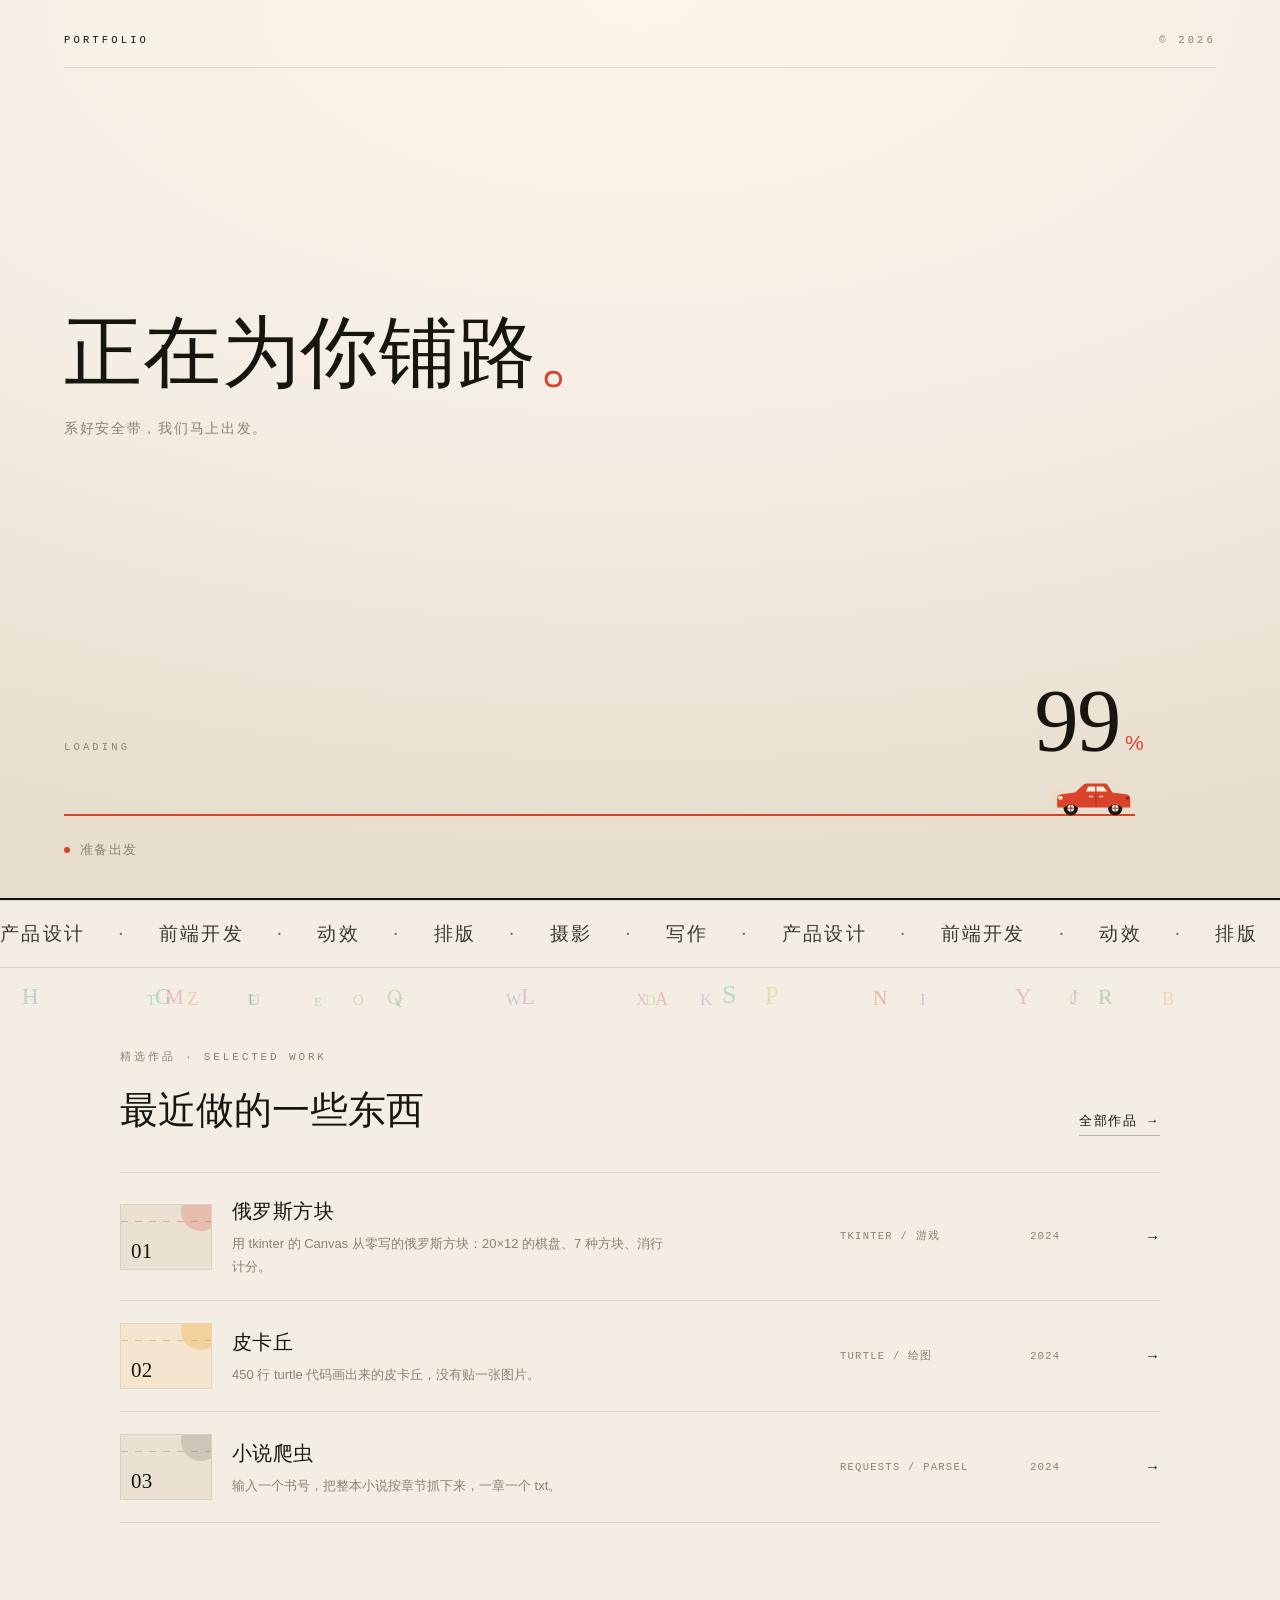
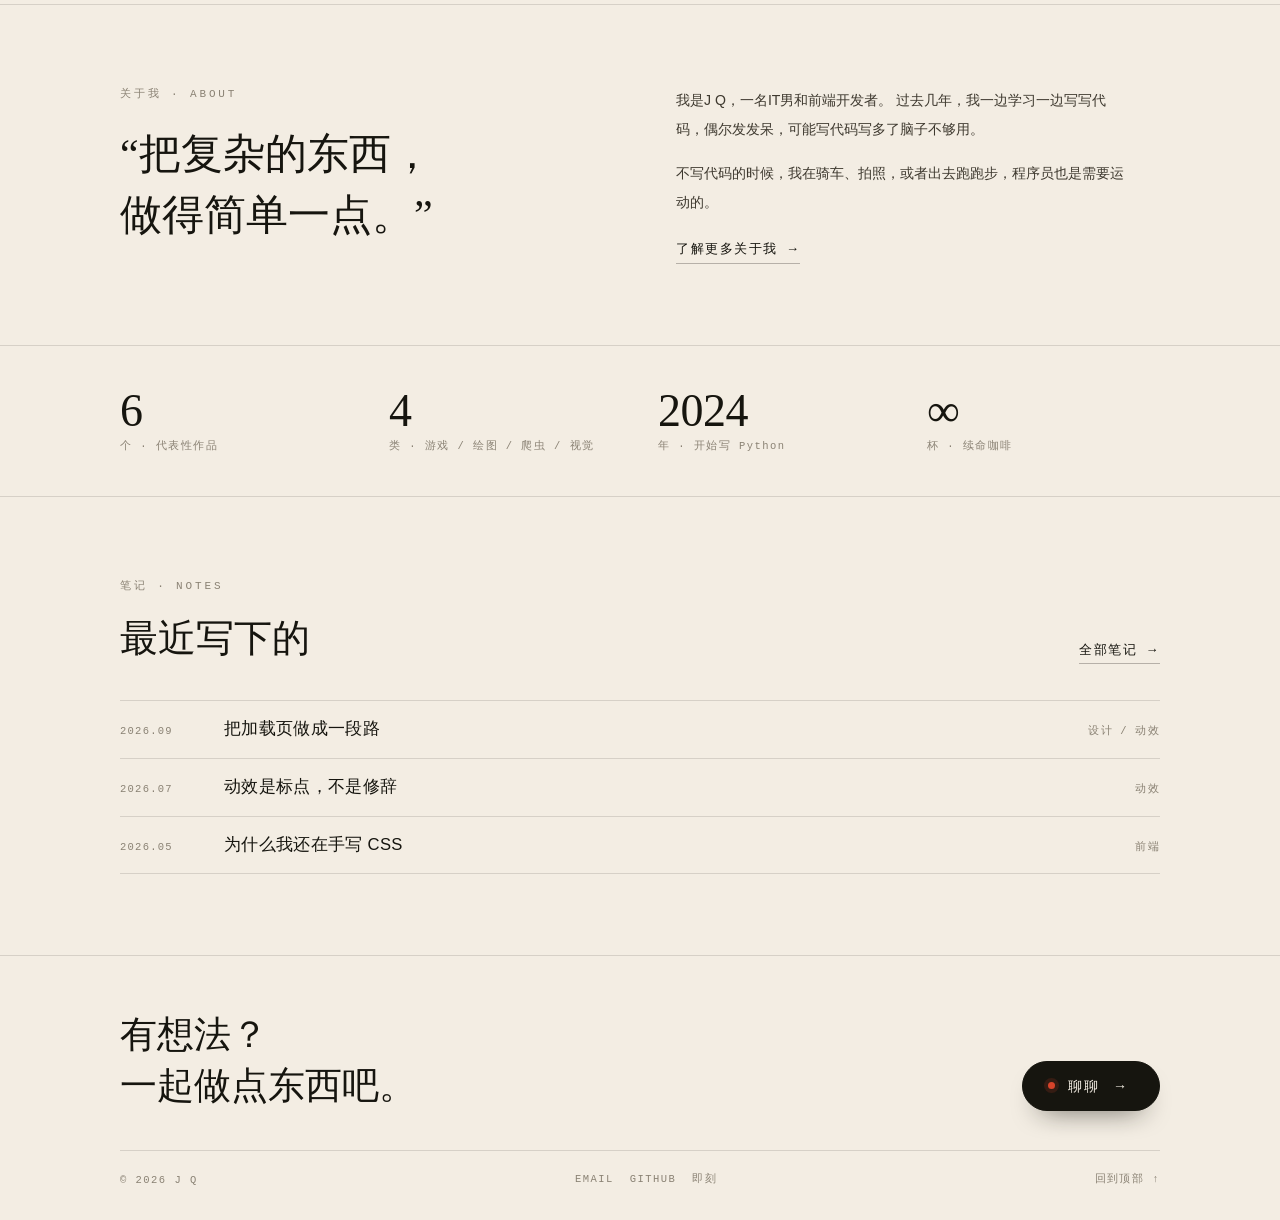
<file: index.html>
<!DOCTYPE html>
<html lang="zh-CN">
<head>
<meta charset="utf-8" />
<meta name="viewport" content="width=device-width, initial-scale=1" />
<meta name="color-scheme" content="light" />
<title>J Q · 个人网页</title>
<meta name="description" content="J Q 的个人主页 —— 设计、代码，与一点点会呼吸的动效。" />
<meta name="theme-color" content="#F3EDE3" />
<link rel="icon" href="data:image/svg+xml,%3Csvg xmlns='http://www.w3.org/2000/svg' viewBox='0 0 32 32'%3E%3Crect width='32' height='32' rx='16' fill='%23F3EDE3'/%3E%3Ccircle cx='16' cy='16' r='6' fill='%23D8432A'/%3E%3C/svg%3E" />
<link rel="stylesheet" href="css/style.css" />
<script>
  /* 主题：先看上次的选择，没有就跟系统走 */
  try {
    var savedTheme = localStorage.getItem('site-theme');
    if (!savedTheme) {
      savedTheme = window.matchMedia('(prefers-color-scheme: dark)').matches ? 'dark' : 'light';
    }
    document.documentElement.setAttribute('data-theme', savedTheme);
  } catch (e) {
    document.documentElement.setAttribute('data-theme', 'light');
  }

  /* 从别的页面点链接过来时，先让幕布覆盖屏幕，避免第一帧闪白 */
  try {
    if (/(?:^|[?&])via=veil(?:&|$)/.test(location.search)) {
      document.documentElement.classList.add('is-entering');
    }
  } catch (e) {}
</script>
</head>
<body id="top" class="is-loading">

<!-- =====================================================================
     过场幕布：点击链接时从右侧滑入，进入下一页后向左滑出
     ===================================================================== -->
<div class="veil" id="veil" aria-hidden="true">
  <div class="veil__road"></div>
  <div class="veil__car is-moving" data-car></div>
  <p class="veil__label" id="veilLabel">作品 · Work</p>
</div>

<!-- =====================================================================
     1. 加载页：进度条 = 一辆小车 + 百分比
     ===================================================================== -->
<div class="loader" id="loader">
  <div class="loader__inner">

    <header class="loader__top">
      <span class="tag">Portfolio</span>
      <span class="tag tag--dim">© 2026</span>
    </header>

    <div class="loader__head">
      <h1 class="loader__title">正在为你铺路<span class="dot">。</span></h1>
      <p class="loader__sub">系好安全带，我们马上出发。</p>
    </div>

    <div class="loader__bar">
      <div class="loader__meta">
        <span class="loader__label">Loading</span>
        <span class="loader__pct"><b id="loaderPct">0</b><i>%</i></span>
      </div>

      <div class="loader__track" id="loaderTrack" role="progressbar"
           aria-label="页面加载进度" aria-valuemin="0" aria-valuemax="100" aria-valuenow="0">
        <div class="loader__rail"></div>
        <div class="loader__fill"></div>
        <div class="loader__car is-moving" data-car aria-hidden="true"></div>
      </div>

      <p class="loader__tip" aria-hidden="true">
        <span class="loader__tip-dot"></span>
        <span id="loaderTip">正在检查车灯</span>
      </p>
    </div>

  </div>
</div>

<!-- =====================================================================
     2. 主视觉：小车在路上向左行驶，按钮在车正下方
     ===================================================================== -->
<main class="hero">

  <div class="hero__sun" aria-hidden="true"></div>

  <header class="topbar">
    <a class="brand" href="index.html">
      <span class="brand__mark" aria-hidden="true"></span>
      <span>J Q</span>
    </a>
    <div class="topbar__right">
      <nav class="nav" aria-label="主导航">
        <a class="nav__link" href="index.html" aria-current="page">主页</a>
        <a class="nav__link" href="about.html?via=veil" data-transition data-veil="关于我 · About">关于我</a>
        <a class="nav__link" href="works.html?via=veil" data-transition data-veil="作品 · Work">作品</a>
        <a class="nav__link" href="notes.html?via=veil" data-transition data-veil="笔记 · Notes">笔记</a>
        <a class="nav__link" href="contact.html?via=veil" data-transition data-veil="联系 · Contact">联系</a>
      </nav>
      <button class="theme-toggle" type="button" data-theme-toggle aria-label="切换到夜间模式">
        <svg class="theme-toggle__icon theme-toggle__icon--moon" viewBox="0 0 24 24" fill="none" stroke="currentColor" stroke-width="1.7" stroke-linecap="round" stroke-linejoin="round" aria-hidden="true" focusable="false"><path d="M20.5 14.2A8.6 8.6 0 1 1 9.8 3.5a7 7 0 0 0 10.7 10.7Z"/></svg>
        <svg class="theme-toggle__icon theme-toggle__icon--sun" viewBox="0 0 24 24" fill="none" stroke="currentColor" stroke-width="1.7" stroke-linecap="round" aria-hidden="true" focusable="false"><circle cx="12" cy="12" r="4"/><path d="M12 2.5v2M12 19.5v2M2.5 12h2M19.5 12h2M5.2 5.2l1.4 1.4M17.4 17.4l1.4 1.4M18.8 5.2l-1.4 1.4M6.6 17.4l-1.4 1.4"/></svg>
      </button>
    </div>
  </header>

  <div class="hero__copy">
    <p class="eyebrow" data-reveal style="--d:.04s">
      <span class="eyebrow__line" aria-hidden="true"></span>
      主页 · 2026
    </p>

    <h1 class="hero__title" data-reveal style="--d:.12s">
      <span class="hero__hi">你好，我是</span>
      <em class="hero__name" aria-label="J Q">
        <span class="wordmark" aria-hidden="true"><span class="wordmark__j">J</span><span class="wordmark__q">Q</span><span class="wordmark__dot">.</span></span>
      </em>
    </h1>

    <p class="hero__lede" data-reveal style="--d:.2s">
      一名IT男兼前端开发者。<br />
      喜欢干净的界面、会呼吸的动效，和一次就懂的交互。
    </p>
  </div>

  <div class="hero__scene">
    <div class="hero__stage">
      <div class="road" aria-hidden="true"></div>
      <div class="hero__car is-moving" data-car aria-hidden="true"></div>
    </div>

    <div class="hero__cta">
      <a class="cta" href="about.html?via=veil" data-transition data-veil="关于我 · About" data-reveal style="--d:.95s">
        <span class="cta__dot" aria-hidden="true"></span>
        <span class="cta__text">开始了解我吧！</span>
        <span class="cta__arrow" aria-hidden="true">→</span>
      </a>
    </div>
  </div>

  <div class="hero__scroll" aria-hidden="true"><span>↓</span>向下滚动</div>

</main>

<!-- =====================================================================
     3. 关键词 / 跑马灯
     ===================================================================== -->
<div class="marquee" aria-hidden="true">
  <div class="marquee__track">
    <span>产品设计</span><span class="marquee__dot">·</span>
    <span>前端开发</span><span class="marquee__dot">·</span>
    <span>动效</span><span class="marquee__dot">·</span>
    <span>排版</span><span class="marquee__dot">·</span>
    <span>摄影</span><span class="marquee__dot">·</span>
    <span>写作</span><span class="marquee__dot">·</span>
    <span>产品设计</span><span class="marquee__dot">·</span>
    <span>前端开发</span><span class="marquee__dot">·</span>
    <span>动效</span><span class="marquee__dot">·</span>
    <span>排版</span><span class="marquee__dot">·</span>
    <span>摄影</span><span class="marquee__dot">·</span>
    <span>写作</span><span class="marquee__dot">·</span>
  </div>
</div>

<!-- =====================================================================
     4. 精选作品
     ===================================================================== -->
<section class="band">
  <div class="wrap">

    <div class="band__head">
      <div>
        <p class="eyebrow">精选作品 · Selected Work</p>
        <h2 class="band__title">最近做的一些东西</h2>
      </div>
      <a class="more" href="works.html?via=veil" data-transition data-veil="作品 · Work">
        全部作品 <span aria-hidden="true">→</span>
      </a>
    </div>

        <div class="works">

      <a class="work-row" href="project.html?via=veil&amp;id=tetris" data-transition data-veil="项目 · Project">
        <span class="work-row__thumb thumb-a" aria-hidden="true">01</span>
        <span class="work-row__body">
          <span class="work-row__title">俄罗斯方块</span>
          <span class="work-row__desc">用 tkinter 的 Canvas 从零写的俄罗斯方块：20×12 的棋盘、7 种方块、消行计分。</span>
        </span>
        <span class="work-row__tags">tkinter / 游戏</span>
        <span class="work-row__year">2024</span>
        <span class="work-row__go" aria-hidden="true">
          <span class="work-row__arrow">→</span>
          <span class="work-row__car" data-car></span>
        </span>
      </a>

      <a class="work-row" href="project.html?via=veil&amp;id=pikachu" data-transition data-veil="项目 · Project">
        <span class="work-row__thumb thumb-b" aria-hidden="true">02</span>
        <span class="work-row__body">
          <span class="work-row__title">皮卡丘</span>
          <span class="work-row__desc">450 行 turtle 代码画出来的皮卡丘，没有贴一张图片。</span>
        </span>
        <span class="work-row__tags">turtle / 绘图</span>
        <span class="work-row__year">2024</span>
        <span class="work-row__go" aria-hidden="true">
          <span class="work-row__arrow">→</span>
          <span class="work-row__car" data-car></span>
        </span>
      </a>

      <a class="work-row" href="project.html?via=veil&amp;id=novel" data-transition data-veil="项目 · Project">
        <span class="work-row__thumb thumb-c" aria-hidden="true">03</span>
        <span class="work-row__body">
          <span class="work-row__title">小说爬虫</span>
          <span class="work-row__desc">输入一个书号，把整本小说按章节抓下来，一章一个 txt。</span>
        </span>
        <span class="work-row__tags">requests / parsel</span>
        <span class="work-row__year">2024</span>
        <span class="work-row__go" aria-hidden="true">
          <span class="work-row__arrow">→</span>
          <span class="work-row__car" data-car></span>
        </span>
      </a>
    </div>

  </div>
</section>

<!-- =====================================================================
     5. 简介
     ===================================================================== -->
<section class="band">
  <div class="wrap split">

    <div>
      <p class="eyebrow">关于我 · About</p>
      <h2 class="split__title">“把复杂的东西，<br />做得简单一点。”</h2>
    </div>

    <div class="split__body">
      <p>
        我是J Q，一名IT男和前端开发者。
        过去几年，我一边学习一边写写代码，偶尔发发呆，可能写代码写多了脑子不够用。
      </p>
      <p>
        不写代码的时候，我在骑车、拍照，或者出去跑跑步，程序员也是需要运动的。
      </p>
      <a class="more" href="about.html?via=veil" data-transition data-veil="关于我 · About">
        了解更多关于我 <span aria-hidden="true">→</span>
      </a>
    </div>

  </div>
</section>

<!-- =====================================================================
     6. 页脚
     ===================================================================== -->
<!-- =====================================================================
     6. 一些数字
     ===================================================================== -->
<section class="band band--stats">
  <div class="wrap">
    <div class="stats" data-reveal-scroll>
      <div class="stats__item"><b>6</b><span>个 · 代表性作品</span></div>
      <div class="stats__item"><b>4</b><span>类 · 游戏 / 绘图 / 爬虫 / 视觉</span></div>
      <div class="stats__item"><b>2024</b><span>年 · 开始写 Python</span></div>
      <div class="stats__item"><b>∞</b><span>杯 · 续命咖啡</span></div>
    </div>
  </div>
</section>

<!-- =====================================================================
     7. 最近的笔记
     ===================================================================== -->
<section class="band">
  <div class="wrap">
    <div class="band__head" data-reveal-scroll>
      <div>
        <p class="eyebrow">笔记 · Notes</p>
        <h2 class="band__title">最近写下的</h2>
      </div>
      <a class="more" href="notes.html?via=veil" data-transition data-veil="笔记 · Notes">
        全部笔记 <span aria-hidden="true">→</span>
      </a>
    </div>

    <div class="notes" data-reveal-scroll>
      <a class="note-row" href="notes.html?via=veil" data-transition data-veil="笔记 · Notes">
        <span class="note-row__date">2026.09</span>
        <span class="note-row__title">把加载页做成一段路</span>
        <span class="note-row__meta">设计 / 动效</span>
      </a>
      <a class="note-row" href="notes.html?via=veil" data-transition data-veil="笔记 · Notes">
        <span class="note-row__date">2026.07</span>
        <span class="note-row__title">动效是标点，不是修辞</span>
        <span class="note-row__meta">动效</span>
      </a>
      <a class="note-row" href="notes.html?via=veil" data-transition data-veil="笔记 · Notes">
        <span class="note-row__date">2026.05</span>
        <span class="note-row__title">为什么我还在手写 CSS</span>
        <span class="note-row__meta">前端</span>
      </a>
    </div>
  </div>
</section>

<!-- =====================================================================
     8. 页脚
     ===================================================================== --><footer class="site-foot">
  <div class="site-foot__inner">
    <div class="site-foot__cta">
      <p class="site-foot__title">有想法？<br />一起做点东西吧。</p>
      <a class="cta" href="contact.html?via=veil" data-transition data-veil="联系 · Contact">
        <span class="cta__dot" aria-hidden="true"></span>
        <span>聊聊</span>
        <span class="cta__arrow" aria-hidden="true">→</span>
      </a>
    </div>
    <div class="site-foot__meta">
      <span>© 2026 J Q</span>
      <div class="site-foot__links">
        <a href="mailto:hello@example.com">Email</a>
        <a href="#" aria-label="GitHub">GitHub</a>
        <a href="#" aria-label="即刻">即刻</a>
      </div>
      <a href="#top">回到顶部 ↑</a>
    </div>
  </div>
</footer>

<noscript>
  <style>
    .loader { display: none !important; }
    [data-reveal] { opacity: 1 !important; transform: none !important; }
    .hero__car { transform: none !important; }
    body.is-loading { overflow: auto !important; }
  </style>
</noscript>

<!-- 落下来的小信封：点一下直接写邮件 -->
<a class="envelope" href="mailto:hello@example.com" aria-label="写信给我" title="写信给我">
  <svg viewBox="0 0 24 24" fill="none" stroke="currentColor" stroke-width="1.6" stroke-linecap="round" stroke-linejoin="round" aria-hidden="true" focusable="false">
    <rect x="2.5" y="5" width="19" height="14" rx="2.6"/>
    <path d="M3.2 6.4 12 12.7l8.8-6.3"/>
  </svg>
</a>
<script src="js/car.js" defer></script>
<script src="js/app.js" defer></script>
<script src="js/letters.js" defer></script>
</body>
</html>
</file>
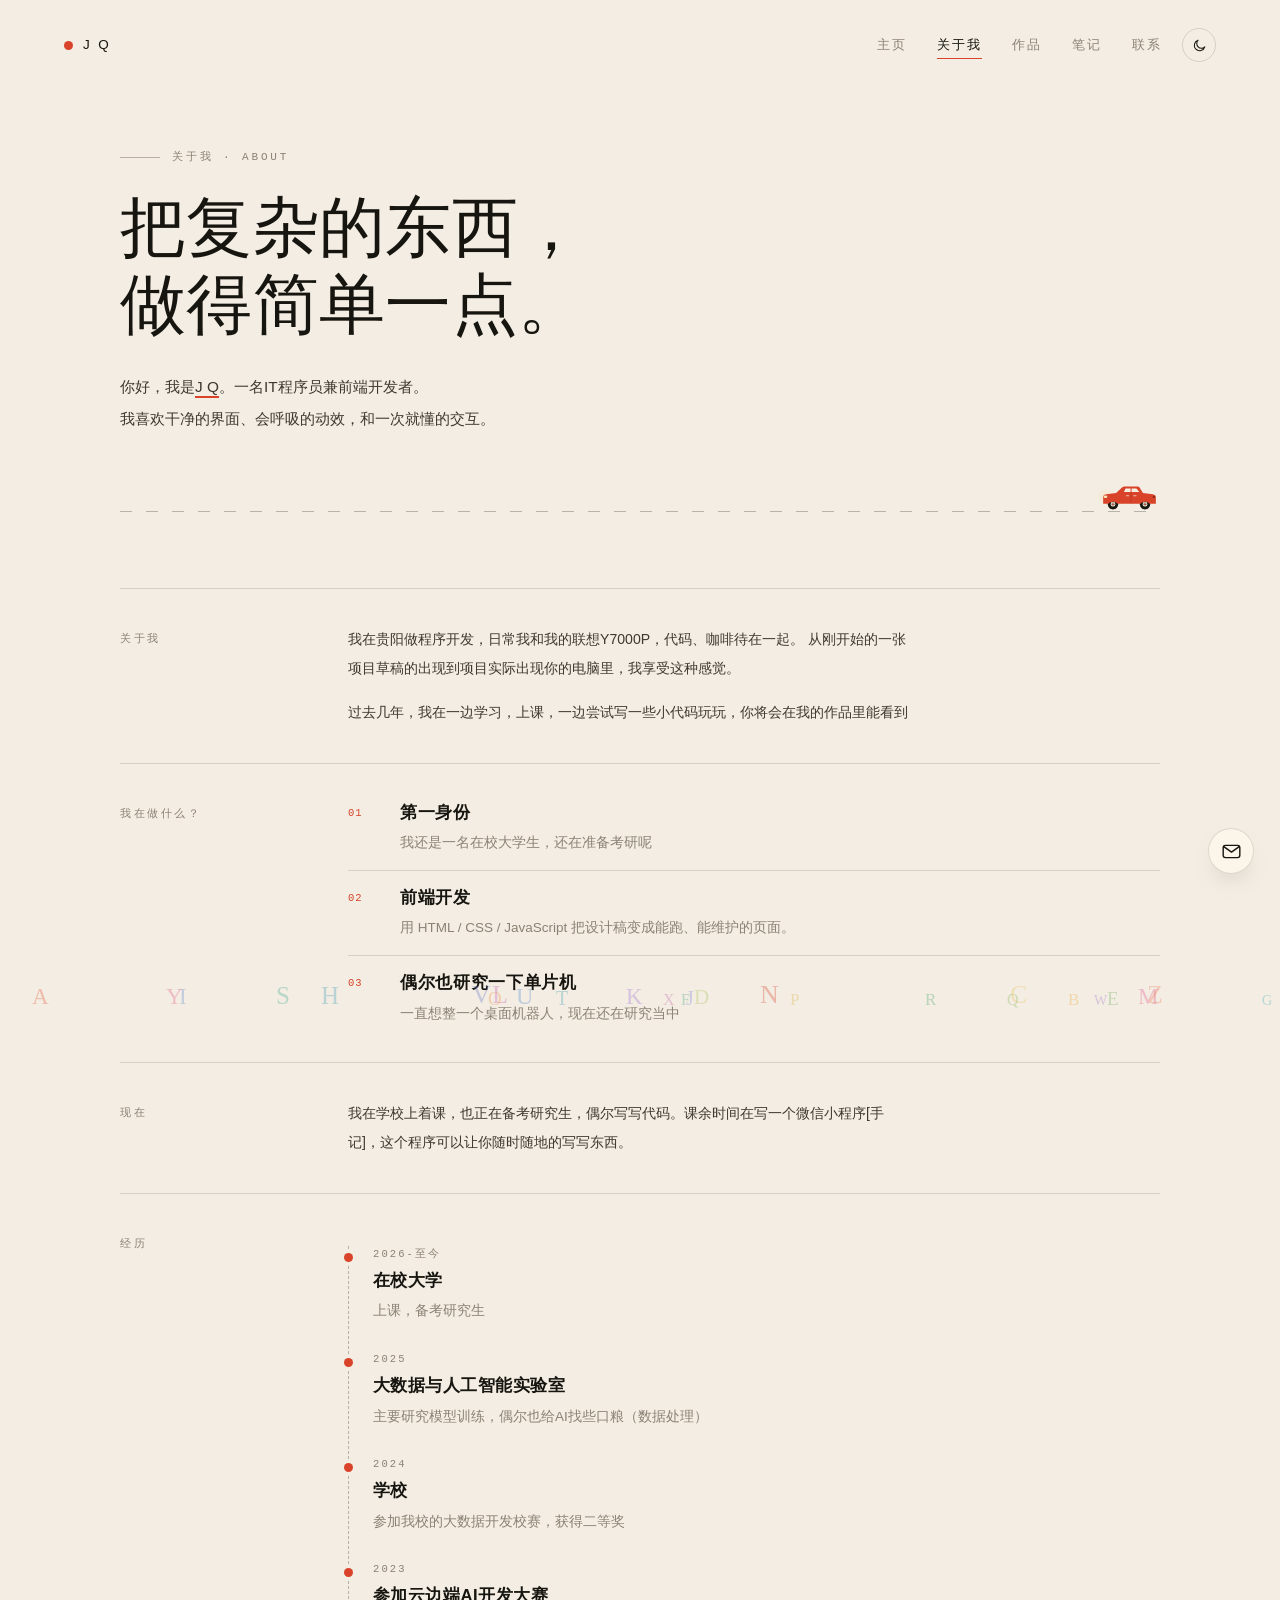
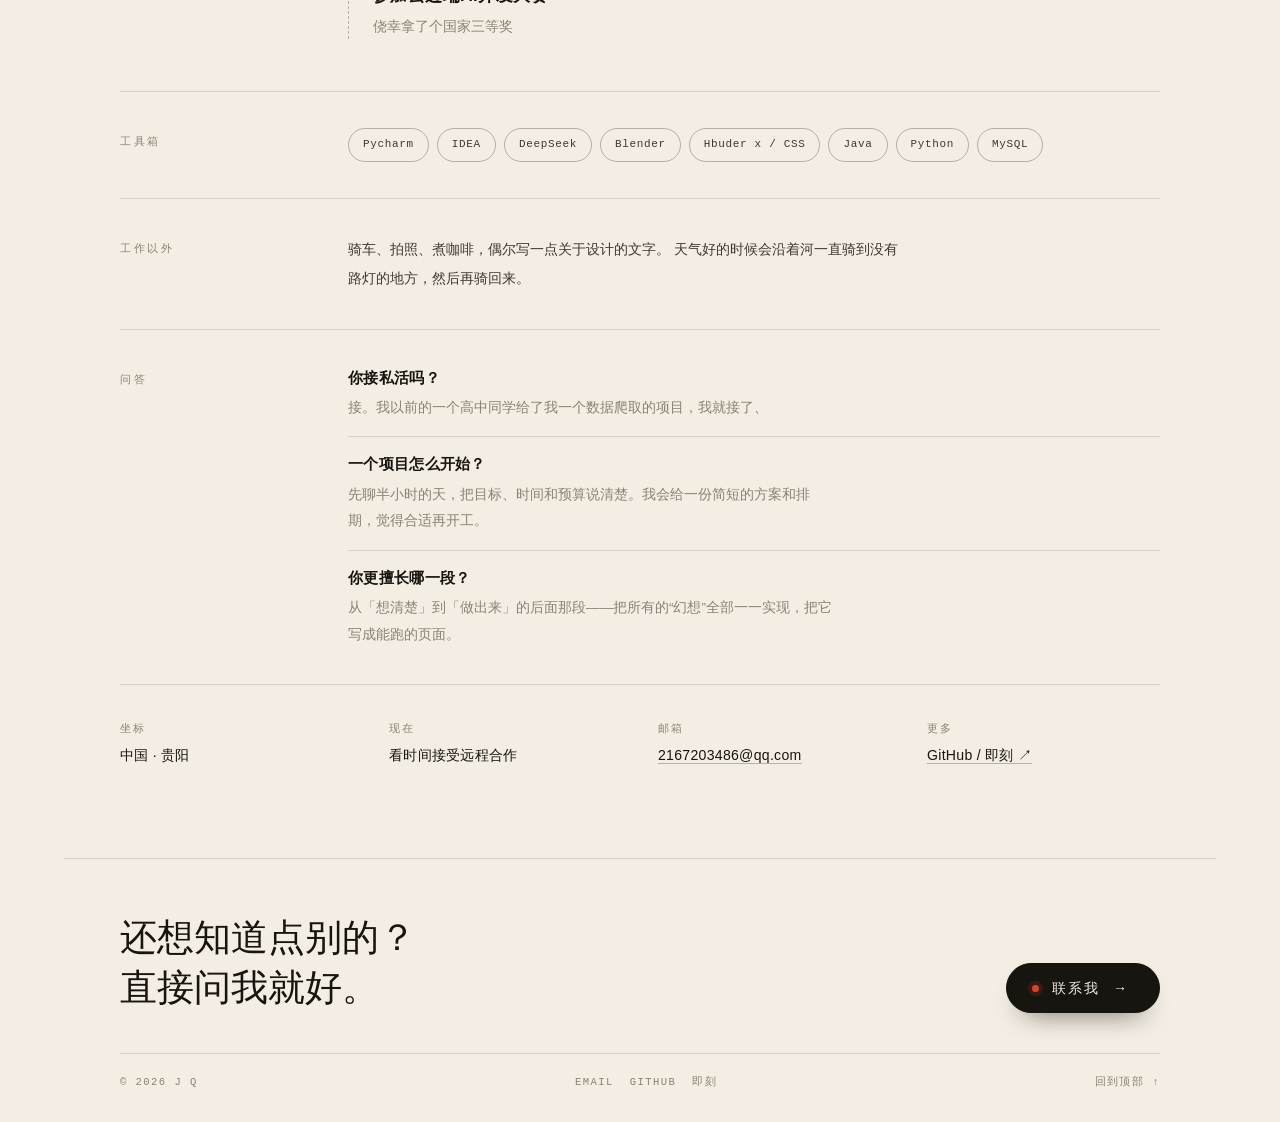
<file: about.html>
<!DOCTYPE html>
<html lang="zh-CN">
<head>
<meta charset="utf-8" />
<meta name="viewport" content="width=device-width, initial-scale=1" />
<meta name="color-scheme" content="light" />
<title>关于我 · J Q</title>
<meta name="description" content="关于 J Q：我在做什么、经历过什么，以及工作以外的事。" />
<meta name="theme-color" content="#F3EDE3" />
<link rel="icon" href="data:image/svg+xml,%3Csvg xmlns='http://www.w3.org/2000/svg' viewBox='0 0 32 32'%3E%3Crect width='32' height='32' rx='16' fill='%23F3EDE3'/%3E%3Ccircle cx='16' cy='16' r='6' fill='%23D8432A'/%3E%3C/svg%3E" />
<link rel="stylesheet" href="css/style.css" />
<script>
  /* 主题：先看上次的选择，没有就跟系统走 */
  try {
    var savedTheme = localStorage.getItem('site-theme');
    if (!savedTheme) {
      savedTheme = window.matchMedia('(prefers-color-scheme: dark)').matches ? 'dark' : 'light';
    }
    document.documentElement.setAttribute('data-theme', savedTheme);
  } catch (e) {
    document.documentElement.setAttribute('data-theme', 'light');
  }

  /* 从别的页面点链接过来时，先让幕布覆盖屏幕，避免第一帧闪白 */
  try {
    if (/(?:^|[?&])via=veil(?:&|$)/.test(location.search)) {
      document.documentElement.classList.add('is-entering');
    }
  } catch (e) {}
</script>
</head>
<body id="top">

<div class="veil" id="veil" aria-hidden="true">
  <div class="veil__road"></div>
  <div class="veil__car is-moving" data-car></div>
  <p class="veil__label" id="veilLabel">关于我 · About</p>
</div>

<div class="page">

  <header class="topbar">
    <a class="brand" href="index.html" data-transition data-veil="主页 · Home">
      <span class="brand__mark" aria-hidden="true"></span>
      <span>J Q</span>
    </a>
    <div class="topbar__right">
      <nav class="nav" aria-label="主导航">
        <a class="nav__link" href="index.html?via=veil" data-transition data-veil="主页 · Home">主页</a>
        <a class="nav__link" href="about.html" aria-current="page">关于我</a>
        <a class="nav__link" href="works.html?via=veil" data-transition data-veil="作品 · Work">作品</a>
        <a class="nav__link" href="notes.html?via=veil" data-transition data-veil="笔记 · Notes">笔记</a>
        <a class="nav__link" href="contact.html?via=veil" data-transition data-veil="联系 · Contact">联系</a>
      </nav>
      <button class="theme-toggle" type="button" data-theme-toggle aria-label="切换到夜间模式">
        <svg class="theme-toggle__icon theme-toggle__icon--moon" viewBox="0 0 24 24" fill="none" stroke="currentColor" stroke-width="1.7" stroke-linecap="round" stroke-linejoin="round" aria-hidden="true" focusable="false"><path d="M20.5 14.2A8.6 8.6 0 1 1 9.8 3.5a7 7 0 0 0 10.7 10.7Z"/></svg>
        <svg class="theme-toggle__icon theme-toggle__icon--sun" viewBox="0 0 24 24" fill="none" stroke="currentColor" stroke-width="1.7" stroke-linecap="round" aria-hidden="true" focusable="false"><circle cx="12" cy="12" r="4"/><path d="M12 2.5v2M12 19.5v2M2.5 12h2M19.5 12h2M5.2 5.2l1.4 1.4M17.4 17.4l1.4 1.4M18.8 5.2l-1.4 1.4M6.6 17.4l-1.4 1.4"/></svg>
      </button>
    </div>
  </header>

  <main class="wrap page-main">

    <p class="eyebrow">
      <span class="eyebrow__line" aria-hidden="true"></span>
      关于我 · About
    </p>

    <h1 class="page-title">把复杂的东西，<br />做得简单一点。</h1>

    <p class="page-lede">
      你好，我是<span class="mark">J Q</span>。一名IT程序员兼前端开发者。<br />
      我喜欢干净的界面、会呼吸的动效，和一次就懂的交互。
    </p>

    <div class="divider" aria-hidden="true">
      <div class="divider__line"></div>
      <div class="divider__car" data-car></div>
    </div>

    <!-- ✏️ 关于我：改成你自己的故事 -->
    <section class="section">
      <h2 class="section__label">关于我</h2>
      <div class="section__body">
        <p>
          我在贵阳做程序开发，日常我和我的联想Y7000P，代码、咖啡待在一起。
          从刚开始的一张项目草稿的出现到项目实际出现你的电脑里，我享受这种感觉。
        </p>
        <p>
          过去几年，我在一边学习，上课，一边尝试写一些小代码玩玩，你将会在我的作品里能看到
        </p>
      </div>
    </section>

    <!-- ✏️ 我在做什么：换成你真实的三个方向 -->
    <section class="section">
      <h2 class="section__label">我在做什么？</h2>
      <div class="section__body">
        <ul class="list">
          <li class="list__item">
            <span class="list__num">01</span>
            <div>
              <h3 class="list__title">第一身份</h3>
              <p class="list__desc">我还是一名在校大学生，还在准备考研呢</p>
            </div>
          </li>
          <li class="list__item">
            <span class="list__num">02</span>
            <div>
              <h3 class="list__title">前端开发</h3>
              <p class="list__desc">用 HTML / CSS / JavaScript 把设计稿变成能跑、能维护的页面。</p>
            </div>
          </li>
          <li class="list__item">
            <span class="list__num">03</span>
            <div>
              <h3 class="list__title">偶尔也研究一下单片机</h3>
              <p class="list__desc">一直想整一个桌面机器人，现在还在研究当中</p>
            </div>
          </li>
        </ul>
      </div>
    </section>

    <!-- ✏️ 现在：最近在忙什么 -->
    <section class="section">
      <h2 class="section__label">现在</h2>
      <div class="section__body">
        <p>
          我在学校上着课，也正在备考研究生，偶尔写写代码。课余时间在写一个微信小程序[手记]，这个程序可以让你随时随地的写写东西。
        </p>
      </div>
    </section>

    <!-- ✏️ 经历：换成你真实的年份与经历 -->
    <section class="section">
      <h2 class="section__label">经历</h2>
      <div class="section__body">
        <ol class="timeline">
          <li class="timeline__item">
            <span class="timeline__year">2026-至今</span>
            <h3 class="timeline__title">在校大学</h3>
            <p class="timeline__desc">上课，备考研究生</p>
          </li>
          <li class="timeline__item">
            <span class="timeline__year">2025</span>
            <h3 class="timeline__title">大数据与人工智能实验室</h3>
            <p class="timeline__desc">主要研究模型训练，偶尔也给AI找些口粮（数据处理）</p>
          </li>
          <li class="timeline__item">
            <span class="timeline__year">2024</span>
            <h3 class="timeline__title">学校</h3>
            <p class="timeline__desc">参加我校的大数据开发校赛，获得二等奖</p>
          </li>
          <li class="timeline__item">
            <span class="timeline__year">2023</span>
            <h3 class="timeline__title">参加云边端AI开发大赛</h3>
            <p class="timeline__desc">侥幸拿了个国家三等奖</p>
          </li>
        </ol>
      </div>
    </section>

    <!-- ✏️ 工具箱 -->
    <section class="section">
      <h2 class="section__label">工具箱</h2>
      <div class="section__body">
        <ul class="chips">
          <li>Pycharm</li>
          <li>IDEA</li>
          <li>DeepSeek</li>
          <li>Blender</li>
          <li>Hbuder x / CSS</li>
          <li>Java</li>
          <li>Python</li>
          <li>MySQL</li>
        </ul>
      </div>
    </section>

    <!-- ✏️ 工作以外 -->
    <section class="section">
      <h2 class="section__label">工作以外</h2>
      <div class="section__body">
        <p>
          骑车、拍照、煮咖啡，偶尔写一点关于设计的文字。
          天气好的时候会沿着河一直骑到没有路灯的地方，然后再骑回来。
        </p>
      </div>
    </section>

    <!-- ✏️ 问答：换成常被问到的问题 -->
    <section class="section">
      <h2 class="section__label">问答</h2>
      <div class="section__body">
        <dl class="qa">
          <div>
            <dt>你接私活吗？</dt>
            <dd>接。我以前的一个高中同学给了我一个数据爬取的项目，我就接了、</dd>
          </div>
          <div>
            <dt>一个项目怎么开始？</dt>
            <dd>先聊半小时的天，把目标、时间和预算说清楚。我会给一份简短的方案和排期，觉得合适再开工。</dd>
          </div>
          <div>
            <dt>你更擅长哪一段？</dt>
            <dd>从「想清楚」到「做出来」的后面那段——把所有的“幻想”全部一一实现，把它写成能跑的页面。</dd>
          </div>
        </dl>
      </div>
    </section>
    <!-- ✏️ 基本信息：换成你的城市、邮箱、社交账号 -->
    <section class="facts">
      <dl class="facts__grid">
        <div class="facts__item">
          <dt>坐标</dt>
          <dd>中国 · 贵阳</dd>
        </div>
        <div class="facts__item">
          <dt>现在</dt>
          <dd>看时间接受远程合作</dd>
        </div>
        <div class="facts__item">
          <dt>邮箱</dt>
          <dd><a href="mailto:2167203486@qq.com">2167203486@qq.com</a></dd>
        </div>
        <div class="facts__item">
          <dt>更多</dt>
          <dd><a href="#" aria-label="这个等一会加">GitHub / 即刻 ↗</a></dd>
        </div>
      </dl>
    </section>

  </main>

  <footer class="site-foot">
    <div class="site-foot__inner">
      <div class="site-foot__cta">
        <p class="site-foot__title">还想知道点别的？<br />直接问我就好。</p>
        <a class="cta" href="contact.html?via=veil" data-transition data-veil="联系 · Contact">
          <span class="cta__dot" aria-hidden="true"></span>
          <span>联系我</span>
          <span class="cta__arrow" aria-hidden="true">→</span>
        </a>
      </div>
      <div class="site-foot__meta">
        <span>© 2026 J Q</span>
        <div class="site-foot__links">
          <a href="mailto:2167203486@qq.com">Email</a>
          <a href="#" aria-label="GitHub">GitHub</a>
          <a href="#" aria-label="即刻">即刻</a>
        </div>
        <a href="#top">回到顶部 ↑</a>
      </div>
    </div>
  </footer>

</div>

<noscript>
  <style>
    html.is-entering .veil { display: none !important; }
  </style>
</noscript>

<!-- 落下来的小信封：点一下直接写邮件 -->
<a class="envelope" href="mailto:2167203486@qq.com" aria-label="写信给我" title="写信给我">
  <svg viewBox="0 0 24 24" fill="none" stroke="currentColor" stroke-width="1.6" stroke-linecap="round" stroke-linejoin="round" aria-hidden="true" focusable="false">
    <rect x="2.5" y="5" width="19" height="14" rx="2.6"/>
    <path d="M3.2 6.4 12 12.7l8.8-6.3"/>
  </svg>
</a>
<script src="js/car.js" defer></script>
<script src="js/app.js" defer></script>
<script src="js/letters.js" defer></script>
</body>
</html>
</file>
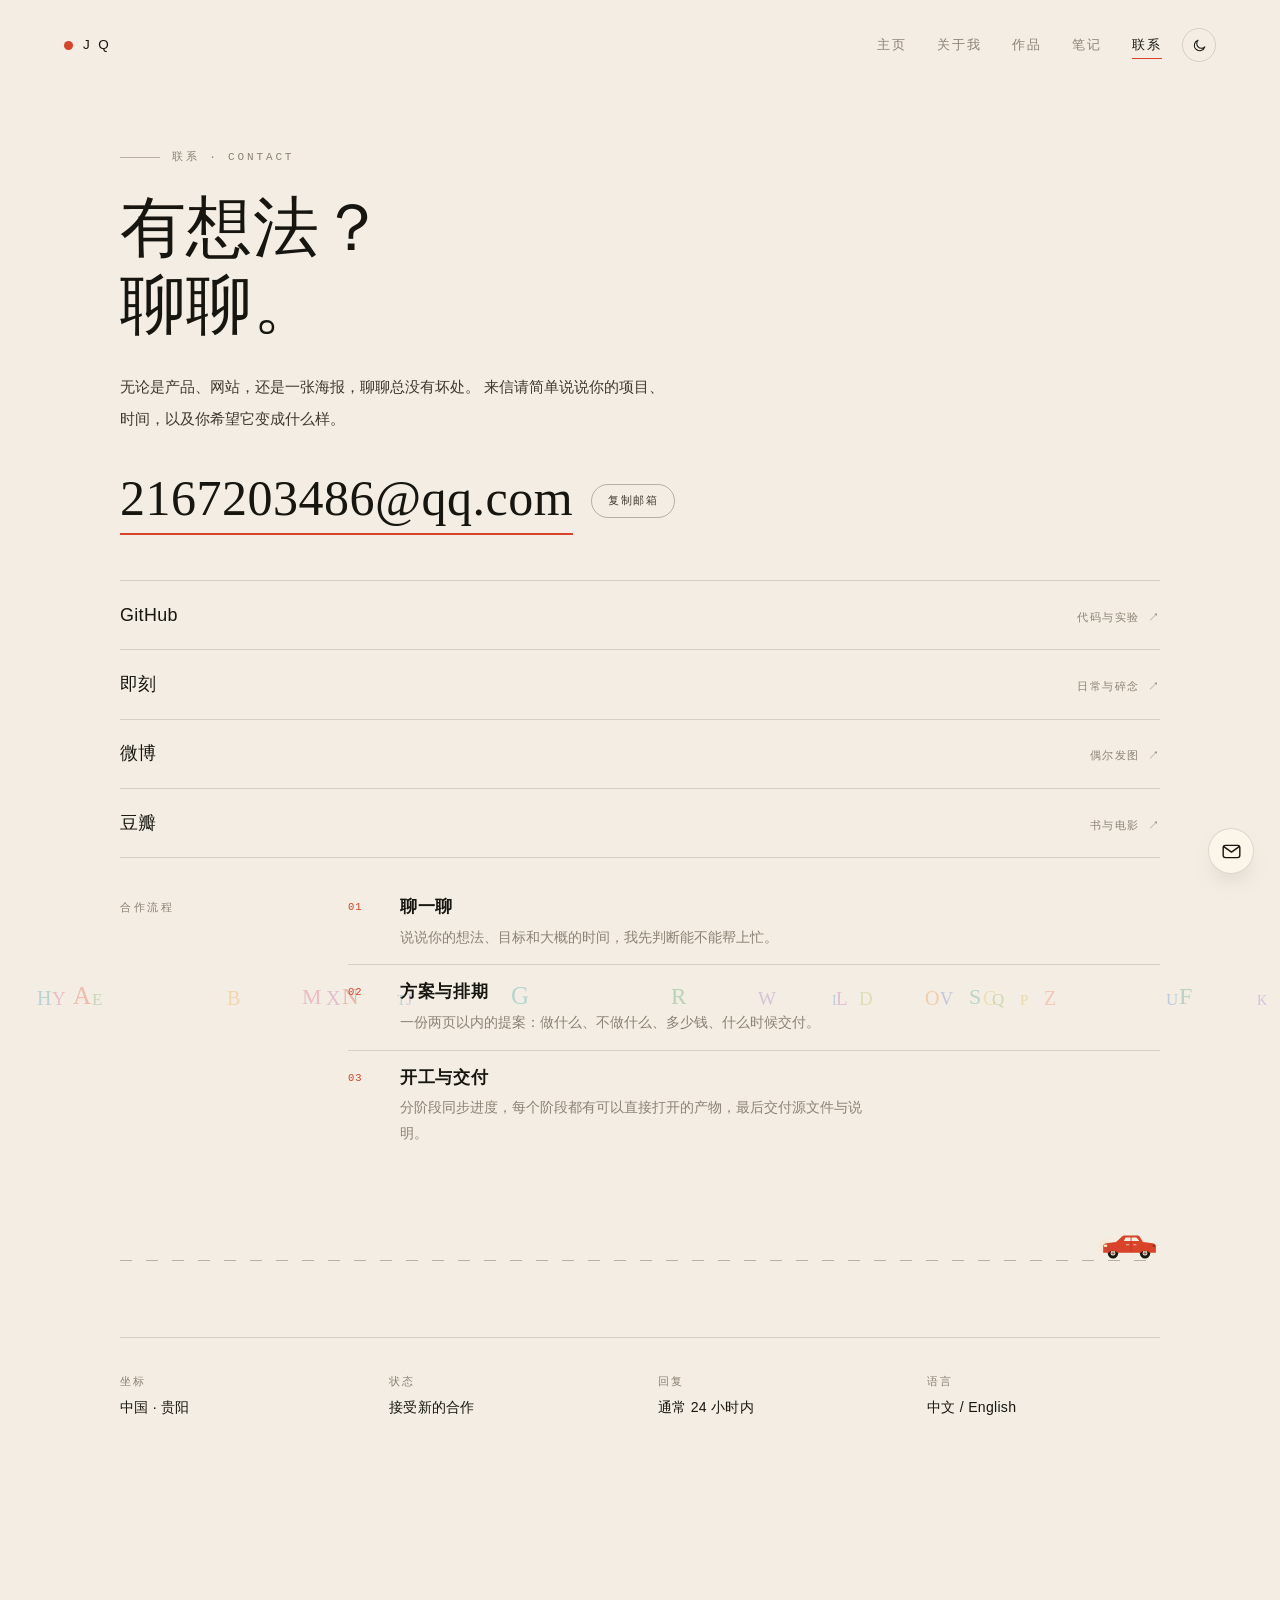
<file: contact.html>
<!DOCTYPE html>
<html lang="zh-CN">
<head>
<meta charset="utf-8" />
<meta name="viewport" content="width=device-width, initial-scale=1" />
<meta name="color-scheme" content="light" />
<title>联系 · J Q</title>
<meta name="description" content="联系 J Q：合作、项目与闲聊都欢迎。" />
<meta name="theme-color" content="#F3EDE3" />
<link rel="icon" href="data:image/svg+xml,%3Csvg xmlns='http://www.w3.org/2000/svg' viewBox='0 0 32 32'%3E%3Crect width='32' height='32' rx='16' fill='%23F3EDE3'/%3E%3Ccircle cx='16' cy='16' r='6' fill='%23D8432A'/%3E%3C/svg%3E" />
<link rel="stylesheet" href="css/style.css" />
<script>
  /* 主题：先看上次的选择，没有就跟系统走 */
  try {
    var savedTheme = localStorage.getItem('site-theme');
    if (!savedTheme) {
      savedTheme = window.matchMedia('(prefers-color-scheme: dark)').matches ? 'dark' : 'light';
    }
    document.documentElement.setAttribute('data-theme', savedTheme);
  } catch (e) {
    document.documentElement.setAttribute('data-theme', 'light');
  }

  /* 从别的页面点链接过来时，先让幕布覆盖屏幕，避免第一帧闪白 */
  try {
    if (/(?:^|[?&])via=veil(?:&|$)/.test(location.search)) {
      document.documentElement.classList.add('is-entering');
    }
  } catch (e) {}
</script>
</head>
<body id="top">

<div class="veil" id="veil" aria-hidden="true">
  <div class="veil__road"></div>
  <div class="veil__car is-moving" data-car></div>
  <p class="veil__label" id="veilLabel">联系 · Contact</p>
</div>

<div class="page">

  <header class="topbar">
    <a class="brand" href="index.html" data-transition data-veil="主页 · Home">
      <span class="brand__mark" aria-hidden="true"></span>
      <span>J Q</span>
    </a>
    <div class="topbar__right">
      <nav class="nav" aria-label="主导航">
        <a class="nav__link" href="index.html?via=veil" data-transition data-veil="主页 · Home">主页</a>
        <a class="nav__link" href="about.html?via=veil" data-transition data-veil="关于我 · About">关于我</a>
        <a class="nav__link" href="works.html?via=veil" data-transition data-veil="作品 · Work">作品</a>
        <a class="nav__link" href="notes.html?via=veil" data-transition data-veil="笔记 · Notes">笔记</a>
        <a class="nav__link" href="contact.html" aria-current="page">联系</a>
      </nav>
      <button class="theme-toggle" type="button" data-theme-toggle aria-label="切换到夜间模式">
        <svg class="theme-toggle__icon theme-toggle__icon--moon" viewBox="0 0 24 24" fill="none" stroke="currentColor" stroke-width="1.7" stroke-linecap="round" stroke-linejoin="round" aria-hidden="true" focusable="false"><path d="M20.5 14.2A8.6 8.6 0 1 1 9.8 3.5a7 7 0 0 0 10.7 10.7Z"/></svg>
        <svg class="theme-toggle__icon theme-toggle__icon--sun" viewBox="0 0 24 24" fill="none" stroke="currentColor" stroke-width="1.7" stroke-linecap="round" aria-hidden="true" focusable="false"><circle cx="12" cy="12" r="4"/><path d="M12 2.5v2M12 19.5v2M2.5 12h2M19.5 12h2M5.2 5.2l1.4 1.4M17.4 17.4l1.4 1.4M18.8 5.2l-1.4 1.4M6.6 17.4l-1.4 1.4"/></svg>
      </button>
    </div>
  </header>

  <main class="wrap page-main">

    <p class="eyebrow">
      <span class="eyebrow__line" aria-hidden="true"></span>
      联系 · Contact
    </p>

    <h1 class="page-title">有想法？<br />聊聊。</h1>

    <p class="page-lede">
      无论是产品、网站，还是一张海报，聊聊总没有坏处。
      来信请简单说说你的项目、时间，以及你希望它变成什么样。
    </p>

    <!-- ✏️ 换成你自己的邮箱（两处：文字 + data-copy） -->
    <div class="contact-mail">
      <a class="contact-mail__link" href="mailto:2167203486@qq.com" data-copy="2167203486@qq.com">2167203486@qq.com</a>
      <button class="copy-btn" type="button" data-copy-btn>
        <span data-copy-label>复制邮箱</span>
      </button>
    </div>

    <!-- ✏️ 换成你自己的社交链接 -->
    <nav class="links" aria-label="社交链接">
      <a href="#">
        <span class="links__name">GitHub</span>
        <span class="links__meta">代码与实验 ↗</span>
      </a>
      <a href="#">
        <span class="links__name">即刻</span>
        <span class="links__meta">日常与碎念 ↗</span>
      </a>
      <a href="#">
        <span class="links__name">微博</span>
        <span class="links__meta">偶尔发图 ↗</span>
      </a>
      <a href="#">
        <span class="links__name">豆瓣</span>
        <span class="links__meta">书与电影 ↗</span>
      </a>
    </nav>

    <!-- ✏️ 合作流程：按你的习惯改 -->
    <section class="section" style="border-top: 0;">
      <h2 class="section__label">合作流程</h2>
      <div class="section__body">
        <ul class="list">
          <li class="list__item">
            <span class="list__num">01</span>
            <div>
              <h3 class="list__title">聊一聊</h3>
              <p class="list__desc">说说你的想法、目标和大概的时间，我先判断能不能帮上忙。</p>
            </div>
          </li>
          <li class="list__item">
            <span class="list__num">02</span>
            <div>
              <h3 class="list__title">方案与排期</h3>
              <p class="list__desc">一份两页以内的提案：做什么、不做什么、多少钱、什么时候交付。</p>
            </div>
          </li>
          <li class="list__item">
            <span class="list__num">03</span>
            <div>
              <h3 class="list__title">开工与交付</h3>
              <p class="list__desc">分阶段同步进度，每个阶段都有可以直接打开的产物，最后交付源文件与说明。</p>
            </div>
          </li>
        </ul>
      </div>
    </section>
    <div class="divider" aria-hidden="true">
      <div class="divider__line"></div>
      <div class="divider__car" data-car></div>
    </div>

    <section class="facts">
      <dl class="facts__grid">
        <div class="facts__item">
          <dt>坐标</dt>
          <dd>中国 · 贵阳</dd>
        </div>
        <div class="facts__item">
          <dt>状态</dt>
          <dd>接受新的合作</dd>
        </div>
        <div class="facts__item">
          <dt>回复</dt>
          <dd>通常 24 小时内</dd>
        </div>
        <div class="facts__item">
          <dt>语言</dt>
          <dd>中文 / English</dd>
        </div>
      </dl>
    </section>

  </main>

  <footer class="site-foot">
    <div class="site-foot__inner">
      <div class="site-foot__meta">
        <span>© 2026 J Q</span>
        <div class="site-foot__links">
          <a href="mailto:hello@example.com">Email</a>
          <a href="#" aria-label="GitHub">GitHub</a>
          <a href="#" aria-label="即刻">即刻</a>
        </div>
        <a href="#top">回到顶部 ↑</a>
      </div>
    </div>
  </footer>

</div>

<noscript>
  <style>
    html.is-entering .veil { display: none !important; }
    [data-copy-btn] { display: none !important; }
  </style>
</noscript>

<!-- 落下来的小信封：点一下直接写邮件 -->
<a class="envelope" href="mailto:hello@example.com" aria-label="写信给我" title="写信给我">
  <svg viewBox="0 0 24 24" fill="none" stroke="currentColor" stroke-width="1.6" stroke-linecap="round" stroke-linejoin="round" aria-hidden="true" focusable="false">
    <rect x="2.5" y="5" width="19" height="14" rx="2.6"/>
    <path d="M3.2 6.4 12 12.7l8.8-6.3"/>
  </svg>
</a>
<script src="js/car.js" defer></script>
<script src="js/app.js" defer></script>
<script src="js/letters.js" defer></script>
</body>
</html>
</file>
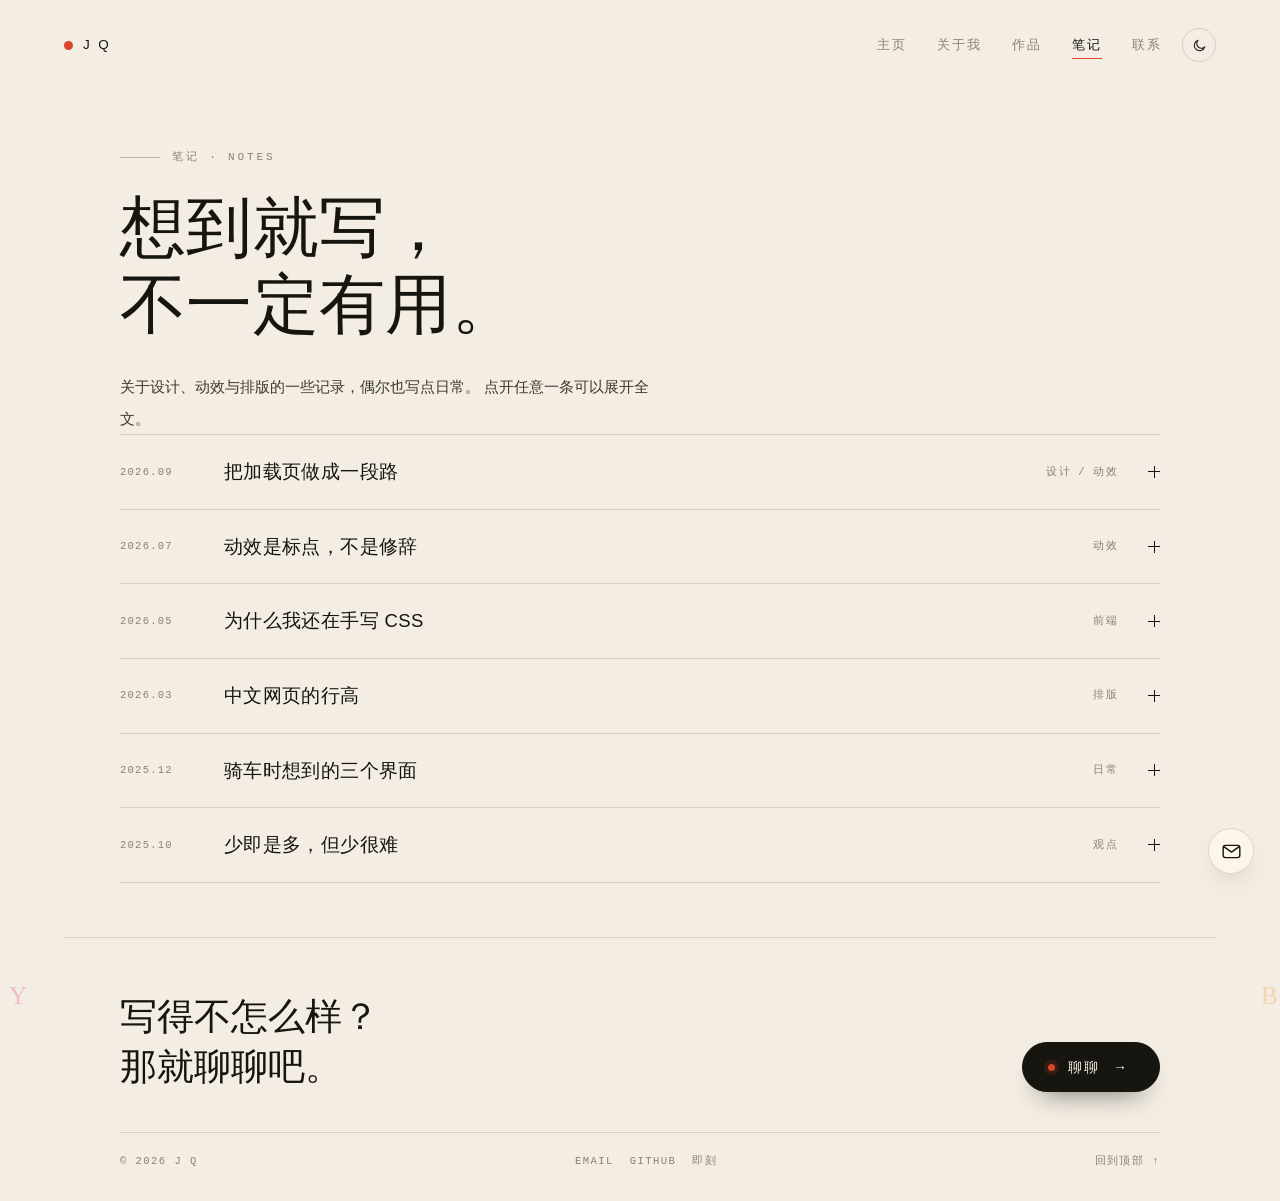
<file: notes.html>
<!DOCTYPE html>
<html lang="zh-CN">
<head>
<meta charset="utf-8" />
<meta name="viewport" content="width=device-width, initial-scale=1" />
<meta name="color-scheme" content="light" />
<title>笔记 · J Q</title>
<meta name="description" content="J Q 的笔记：关于设计、动效、排版和一些日常。" />
<meta name="theme-color" content="#F3EDE3" />
<link rel="icon" href="data:image/svg+xml,%3Csvg xmlns='http://www.w3.org/2000/svg' viewBox='0 0 32 32'%3E%3Crect width='32' height='32' rx='16' fill='%23F3EDE3'/%3E%3Ccircle cx='16' cy='16' r='6' fill='%23D8432A'/%3E%3C/svg%3E" />
<link rel="stylesheet" href="css/style.css" />
<script>
  /* 主题：先看上次的选择，没有就跟系统走 */
  try {
    var savedTheme = localStorage.getItem('site-theme');
    if (!savedTheme) {
      savedTheme = window.matchMedia('(prefers-color-scheme: dark)').matches ? 'dark' : 'light';
    }
    document.documentElement.setAttribute('data-theme', savedTheme);
  } catch (e) {
    document.documentElement.setAttribute('data-theme', 'light');
  }

  /* 从别的页面点链接过来时，先让幕布覆盖屏幕，避免第一帧闪白 */
  try {
    if (/(?:^|[?&])via=veil(?:&|$)/.test(location.search)) {
      document.documentElement.classList.add('is-entering');
    }
  } catch (e) {}
</script>
</head>
<body id="top">

<div class="veil" id="veil" aria-hidden="true">
  <div class="veil__road"></div>
  <div class="veil__car is-moving" data-car></div>
  <p class="veil__label" id="veilLabel">笔记 · Notes</p>
</div>

<div class="page">

  <header class="topbar">
    <a class="brand" href="index.html" data-transition data-veil="主页 · Home">
      <span class="brand__mark" aria-hidden="true"></span>
      <span>J Q</span>
    </a>
    <div class="topbar__right">
      <nav class="nav" aria-label="主导航">
        <a class="nav__link" href="index.html?via=veil" data-transition data-veil="主页 · Home">主页</a>
        <a class="nav__link" href="about.html?via=veil" data-transition data-veil="关于我 · About">关于我</a>
        <a class="nav__link" href="works.html?via=veil" data-transition data-veil="作品 · Work">作品</a>
        <a class="nav__link" href="notes.html" aria-current="page">笔记</a>
        <a class="nav__link" href="contact.html?via=veil" data-transition data-veil="联系 · Contact">联系</a>
      </nav>
      <button class="theme-toggle" type="button" data-theme-toggle aria-label="切换到夜间模式">
        <svg class="theme-toggle__icon theme-toggle__icon--moon" viewBox="0 0 24 24" fill="none" stroke="currentColor" stroke-width="1.7" stroke-linecap="round" stroke-linejoin="round" aria-hidden="true" focusable="false"><path d="M20.5 14.2A8.6 8.6 0 1 1 9.8 3.5a7 7 0 0 0 10.7 10.7Z"/></svg>
        <svg class="theme-toggle__icon theme-toggle__icon--sun" viewBox="0 0 24 24" fill="none" stroke="currentColor" stroke-width="1.7" stroke-linecap="round" aria-hidden="true" focusable="false"><circle cx="12" cy="12" r="4"/><path d="M12 2.5v2M12 19.5v2M2.5 12h2M19.5 12h2M5.2 5.2l1.4 1.4M17.4 17.4l1.4 1.4M18.8 5.2l-1.4 1.4M6.6 17.4l-1.4 1.4"/></svg>
      </button>
    </div>
  </header>

  <main class="wrap page-main">

    <p class="eyebrow">
      <span class="eyebrow__line" aria-hidden="true"></span>
      笔记 · Notes
    </p>

    <h1 class="page-title">想到就写，<br />不一定有用。</h1>

    <p class="page-lede">
      关于设计、动效与排版的一些记录，偶尔也写点日常。
      点开任意一条可以展开全文。
    </p>

    <!-- ✏️ 笔记：照着 <details> 的结构往下加就行 -->
    <div class="notes" data-reveal-scroll>

      <details class="note">
        <summary class="note__head">
          <span class="note__date">2026.09</span>
          <span class="note__title">把加载页做成一段路</span>
          <span class="note__meta">设计 / 动效</span>
          <span class="note__icon" aria-hidden="true"></span>
        </summary>
        <div class="note__body">
          <p>
            加载页最尴尬的地方在于：它在为「还没发生的事」占用你的时间。
            所以它要么足够短，要么足够好看。我选了后者，但给它加了一条底线——等资源真的就绪再收尾。
          </p>
          <p>
            小车沿着虚线往前走，百分比在右上角跳。轮子转、速度线往后飞、路面往反方向走，
            这三个动作方向一致，人才会觉得它真的在往前开。细节比动画本身更重要。
          </p>
        </div>
      </details>

      <details class="note">
        <summary class="note__head">
          <span class="note__date">2026.07</span>
          <span class="note__title">动效是标点，不是修辞</span>
          <span class="note__meta">动效</span>
          <span class="note__icon" aria-hidden="true"></span>
        </summary>
        <div class="note__body">
          <p>
            我常把动效当标点用：淡入是逗号，收起的抽屉是句号，
            那种「啪」一下弹出来的提示是感叹号。一句话里符号用太多，读者会烦。
          </p>
          <p>
            判断标准很简单：把动效全部关掉，界面还能不能用？
            如果能，说明它是标点；如果不能，那它大概是承重墙——这时候要重新想想结构。
          </p>
        </div>
      </details>

      <details class="note">
        <summary class="note__head">
          <span class="note__date">2026.05</span>
          <span class="note__title">为什么我还在手写 CSS</span>
          <span class="note__meta">前端</span>
          <span class="note__icon" aria-hidden="true"></span>
        </summary>
        <div class="note__body">
          <p>
            不是因为怀旧。是因为当我知道每一个像素从哪来，改起来才不心虚。
            框架解决的是「怎么快」，但个人项目里，思考的时间往往比打字的时间长。
          </p>
          <p>
            当然也有代价：命名要想、复用要克制、复杂组件写起来慢。
            我的折中是——布局和排版手写，组件库只用来兜底。
          </p>
        </div>
      </details>

      <details class="note">
        <summary class="note__head">
          <span class="note__date">2026.03</span>
          <span class="note__title">中文网页的行高</span>
          <span class="note__meta">排版</span>
          <span class="note__icon" aria-hidden="true"></span>
        </summary>
        <div class="note__body">
          <p>
            中文没有小写字母的上升部和下降部，同样字号下看起来比西文更「满」，
            行高需要更大一点，1.8 到 2.0 往往比 1.5 舒服。
          </p>
          <p>
            另一个坑是字距：标题加一点点 letterspacing 会舒展，正文加了反而散。
            中文的节奏靠断句和留白，不太靠字距。
          </p>
        </div>
      </details>

      <details class="note">
        <summary class="note__head">
          <span class="note__date">2025.12</span>
          <span class="note__title">骑车时想到的三个界面</span>
          <span class="note__meta">日常</span>
          <span class="note__icon" aria-hidden="true"></span>
        </summary>
        <div class="note__body">
          <p>
            红绿灯的倒计时：它从不告诉你「还要多久才能走」，只告诉你「还剩几秒」。
            信息很少，但足够行动。
          </p>
          <p>
            路口的盲道：它不阻止你走错，只是轻轻提醒一下。
            好的空状态大概也是这样——不拦人，只给方向。
          </p>
        </div>
      </details>

      <details class="note">
        <summary class="note__head">
          <span class="note__date">2025.10</span>
          <span class="note__title">少即是多，但少很难</span>
          <span class="note__meta">观点</span>
          <span class="note__icon" aria-hidden="true"></span>
        </summary>
        <div class="note__body">
          <p>
            删掉一个按钮只要一秒，想清楚为什么删掉它、删掉之后谁来承担这个功能，
            可能要一周。
          </p>
          <p>
            所以「极简」从来不是一种风格，而是一个结论。
            看起来空的地方，底下往往是密密麻麻的取舍。
          </p>
        </div>
      </details>

    </div>

  </main>

  <footer class="site-foot">
    <div class="site-foot__inner">
      <div class="site-foot__cta">
        <p class="site-foot__title">写得不怎么样？<br />那就聊聊吧。</p>
        <a class="cta" href="contact.html?via=veil" data-transition data-veil="联系 · Contact">
          <span class="cta__dot" aria-hidden="true"></span>
          <span>聊聊</span>
          <span class="cta__arrow" aria-hidden="true">→</span>
        </a>
      </div>
      <div class="site-foot__meta">
        <span>© 2026 J Q</span>
        <div class="site-foot__links">
          <a href="mailto:2167203486@qq.com">Email</a>
          <a href="#" aria-label="GitHub">GitHub</a>
          <a href="#" aria-label="即刻">即刻</a>
        </div>
        <a href="#top">回到顶部 ↑</a>
      </div>
    </div>
  </footer>

</div>

<noscript>
  <style>
    html.is-entering .veil { display: none !important; }
  </style>
</noscript>

<!-- 落下来的小信封：点一下直接写邮件 -->
<a class="envelope" href="mailto:2167203486@qq.com" aria-label="写信给我" title="写信给我">
  <svg viewBox="0 0 24 24" fill="none" stroke="currentColor" stroke-width="1.6" stroke-linecap="round" stroke-linejoin="round" aria-hidden="true" focusable="false">
    <rect x="2.5" y="5" width="19" height="14" rx="2.6"/>
    <path d="M3.2 6.4 12 12.7l8.8-6.3"/>
  </svg>
</a>
<script src="js/car.js" defer></script>
<script src="js/app.js" defer></script>
<script src="js/letters.js" defer></script>
</body>
</html>
</file>
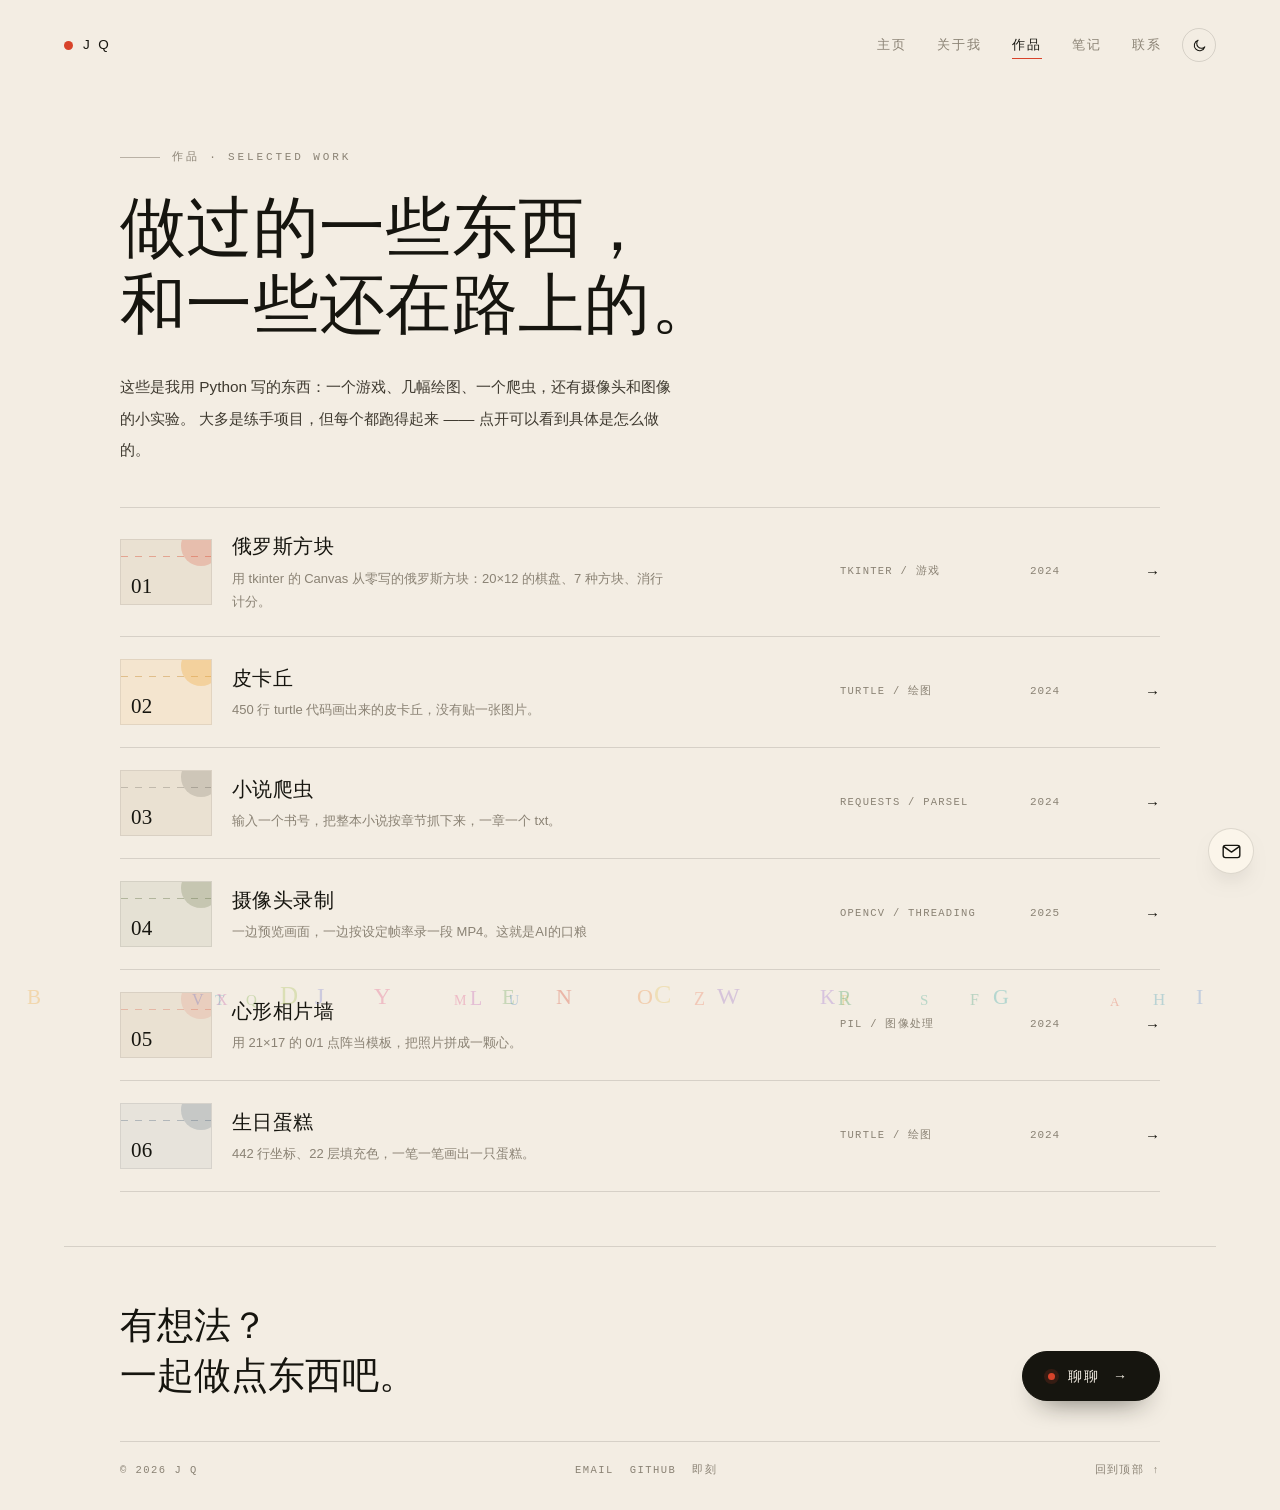
<file: project.html>
<!DOCTYPE html>
<html lang="zh-CN">
<head>
<meta charset="utf-8" />
<meta name="viewport" content="width=device-width, initial-scale=1" />
<meta name="color-scheme" content="light" />
<title>项目 · J Q</title>
<meta name="description" content="J Q 的项目详情。" />
<meta name="theme-color" content="#F3EDE3" />
<link rel="icon" href="data:image/svg+xml,%3Csvg xmlns='http://www.w3.org/2000/svg' viewBox='0 0 32 32'%3E%3Crect width='32' height='32' rx='16' fill='%23F3EDE3'/%3E%3Ccircle cx='16' cy='16' r='6' fill='%23D8432A'/%3E%3C/svg%3E" />
<link rel="stylesheet" href="css/style.css" />
<script>
  /* 主题：先看上次的选择，没有就跟系统走 */
  try {
    var savedTheme = localStorage.getItem('site-theme');
    if (!savedTheme) {
      savedTheme = window.matchMedia('(prefers-color-scheme: dark)').matches ? 'dark' : 'light';
    }
    document.documentElement.setAttribute('data-theme', savedTheme);
  } catch (e) {
    document.documentElement.setAttribute('data-theme', 'light');
  }

  /* 从别的页面点链接过来时，先让幕布覆盖屏幕，避免第一帧闪白 */
  try {
    if (/(?:^|[?&])via=veil(?:&|$)/.test(location.search)) {
      document.documentElement.classList.add('is-entering');
    }
  } catch (e) {}
</script>
</head>
<body id="top">

<div class="veil" id="veil" aria-hidden="true">
  <div class="veil__road"></div>
  <div class="veil__car is-moving" data-car></div>
  <p class="veil__label" id="veilLabel">项目 · Project</p>
</div>

<div class="page">

  <header class="topbar">
    <a class="brand" href="index.html" data-transition data-veil="主页 · Home">
      <span class="brand__mark" aria-hidden="true"></span>
      <span>J Q</span>
    </a>
    <div class="topbar__right">
      <nav class="nav" aria-label="主导航">
        <a class="nav__link" href="index.html?via=veil" data-transition data-veil="主页 · Home">主页</a>
        <a class="nav__link" href="about.html?via=veil" data-transition data-veil="关于我 · About">关于我</a>
        <a class="nav__link" href="works.html" aria-current="page">作品</a>
        <a class="nav__link" href="notes.html?via=veil" data-transition data-veil="笔记 · Notes">笔记</a>
        <a class="nav__link" href="contact.html?via=veil" data-transition data-veil="联系 · Contact">联系</a>
      </nav>
      <button class="theme-toggle" type="button" data-theme-toggle aria-label="切换到夜间模式">
        <svg class="theme-toggle__icon theme-toggle__icon--moon" viewBox="0 0 24 24" fill="none" stroke="currentColor" stroke-width="1.7" stroke-linecap="round" stroke-linejoin="round" aria-hidden="true" focusable="false"><path d="M20.5 14.2A8.6 8.6 0 1 1 9.8 3.5a7 7 0 0 0 10.7 10.7Z"/></svg>
        <svg class="theme-toggle__icon theme-toggle__icon--sun" viewBox="0 0 24 24" fill="none" stroke="currentColor" stroke-width="1.7" stroke-linecap="round" aria-hidden="true" focusable="false"><circle cx="12" cy="12" r="4"/><path d="M12 2.5v2M12 19.5v2M2.5 12h2M19.5 12h2M5.2 5.2l1.4 1.4M17.4 17.4l1.4 1.4M18.8 5.2l-1.4 1.4M6.6 17.4l-1.4 1.4"/></svg>
      </button>
    </div>
  </header>

  <main class="wrap page-main">

    <p class="eyebrow">
      <span class="eyebrow__line" aria-hidden="true"></span>
      作品 · <span data-p="num">01</span>
    </p>

    <h1 class="page-title" data-p="title">项目名称</h1>

    <p class="page-lede" data-p="desc">项目简介</p>

    <dl class="project-meta">
      <div>
        <dt>年份</dt>
        <dd data-p="year">—</dd>
      </div>
      <div>
        <dt>角色</dt>
        <dd data-p="role">—</dd>
      </div>
      <div>
        <dt>类型</dt>
        <dd data-p="type">—</dd>
      </div>
      <div>
        <dt>状态</dt>
        <dd data-p="status">—</dd>
      </div>
    </dl>

    <div class="project-visual" aria-hidden="true">
      <span class="project-visual__num" data-p="num">01</span>
      <div class="project-visual__road"></div>
      <div class="project-visual__car is-moving" data-car></div>
    </div>

    <section class="section">
      <h2 class="section__label">关于项目</h2>
      <div class="section__body" data-p="body"></div>
    </section>

    <section class="section">
      <h2 class="section__label">做了什么</h2>
      <div class="section__body">
        <ul class="list" data-p="highlights"></ul>
      </div>
    </section>

    <nav class="project-nav" aria-label="项目切换">
      <a class="project-nav__link" data-prev href="works.html?via=veil" data-transition data-veil="项目 · Project">
        <span class="project-nav__label">← 上一个</span>
        <span class="project-nav__title">—</span>
      </a>
      <a class="project-nav__link" data-next href="works.html?via=veil" data-transition data-veil="项目 · Project">
        <span class="project-nav__label">下一个 →</span>
        <span class="project-nav__title">—</span>
      </a>
    </nav>

  </main>

  <footer class="site-foot">
    <div class="site-foot__inner">
      <div class="site-foot__cta">
        <p class="site-foot__title">喜欢这类项目？<br />我们也可以聊聊。</p>
        <a class="cta" href="contact.html?via=veil" data-transition data-veil="联系 · Contact">
          <span class="cta__dot" aria-hidden="true"></span>
          <span>聊聊</span>
          <span class="cta__arrow" aria-hidden="true">→</span>
        </a>
      </div>
      <div class="site-foot__meta">
        <span>© 2026 J Q</span>
        <div class="site-foot__links">
          <a href="mailto:hello@example.com">Email</a>
          <a href="#" aria-label="GitHub">GitHub</a>
          <a href="#" aria-label="即刻">即刻</a>
        </div>
        <a href="works.html?via=veil" data-transition data-veil="作品 · Work">全部作品 ↑</a>
      </div>
    </div>
  </footer>

</div>

<noscript>
  <style>
    html.is-entering .veil { display: none !important; }
  </style>
  <p style="padding:24px;font-family:system-ui">
    需要开启 JavaScript 才能查看项目详情，<a href="works.html">点这里回到作品列表</a>。
  </p>
</noscript>

<!-- 落下来的小信封：点一下直接写邮件 -->
<a class="envelope" href="mailto:hello@example.com" aria-label="写信给我" title="写信给我">
  <svg viewBox="0 0 24 24" fill="none" stroke="currentColor" stroke-width="1.6" stroke-linecap="round" stroke-linejoin="round" aria-hidden="true" focusable="false">
    <rect x="2.5" y="5" width="19" height="14" rx="2.6"/>
    <path d="M3.2 6.4 12 12.7l8.8-6.3"/>
  </svg>
</a>
<script src="js/car.js" defer></script>
<script src="js/project.js" defer></script>
<script src="js/app.js" defer></script>
<script src="js/letters.js" defer></script>
</body>
</html>
</file>
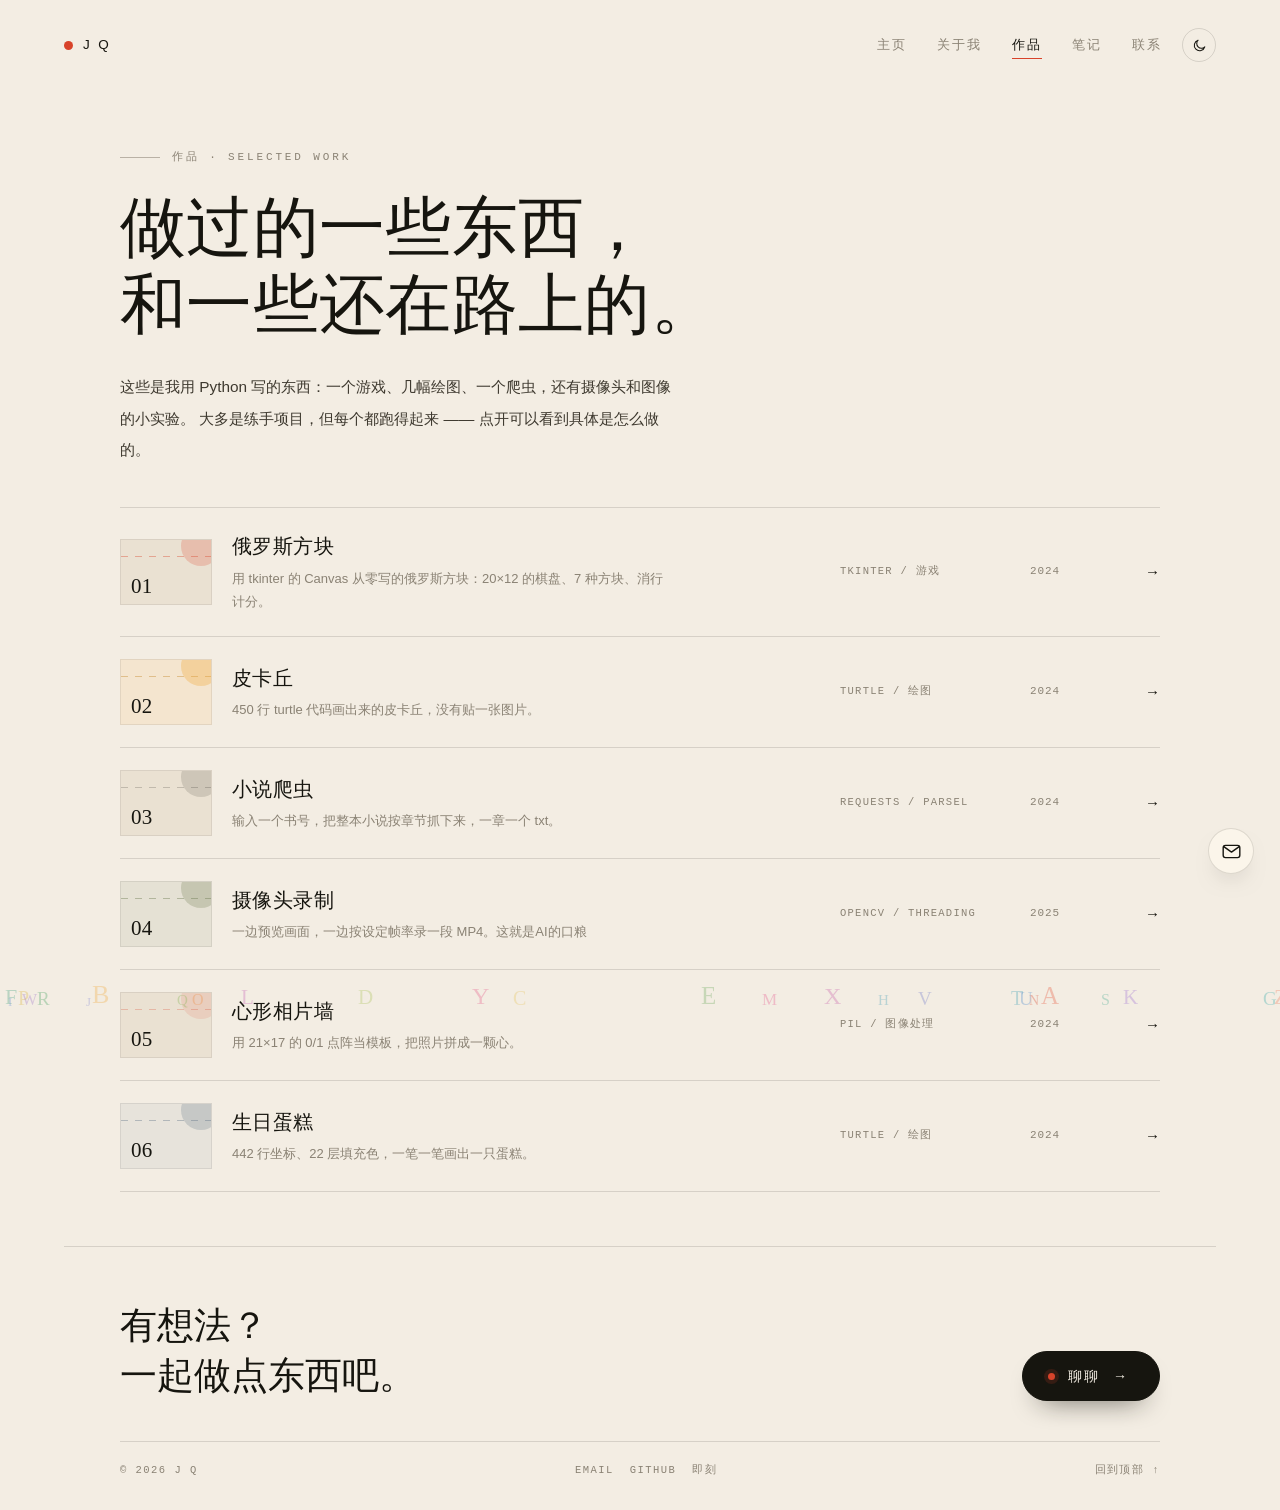
<file: works.html>
<!DOCTYPE html>
<html lang="zh-CN">
<head>
<meta charset="utf-8" />
<meta name="viewport" content="width=device-width, initial-scale=1" />
<meta name="color-scheme" content="light" />
<title>作品 · J Q</title>
<meta name="description" content="J Q 用 Python 写的作品：游戏、创意绘图、爬虫与图像处理。" />
<meta name="theme-color" content="#F3EDE3" />
<link rel="icon" href="data:image/svg+xml,%3Csvg xmlns='http://www.w3.org/2000/svg' viewBox='0 0 32 32'%3E%3Crect width='32' height='32' rx='16' fill='%23F3EDE3'/%3E%3Ccircle cx='16' cy='16' r='6' fill='%23D8432A'/%3E%3C/svg%3E" />
<link rel="stylesheet" href="css/style.css" />
<script>
  /* 主题：先看上次的选择，没有就跟系统走 */
  try {
    var savedTheme = localStorage.getItem('site-theme');
    if (!savedTheme) {
      savedTheme = window.matchMedia('(prefers-color-scheme: dark)').matches ? 'dark' : 'light';
    }
    document.documentElement.setAttribute('data-theme', savedTheme);
  } catch (e) {
    document.documentElement.setAttribute('data-theme', 'light');
  }

  /* 从别的页面点链接过来时，先让幕布覆盖屏幕，避免第一帧闪白 */
  try {
    if (/(?:^|[?&])via=veil(?:&|$)/.test(location.search)) {
      document.documentElement.classList.add('is-entering');
    }
  } catch (e) {}
</script>
</head>
<body id="top">

<div class="veil" id="veil" aria-hidden="true">
  <div class="veil__road"></div>
  <div class="veil__car is-moving" data-car></div>
  <p class="veil__label" id="veilLabel">作品 · Work</p>
</div>

<div class="page">

  <header class="topbar">
    <a class="brand" href="index.html" data-transition data-veil="主页 · Home">
      <span class="brand__mark" aria-hidden="true"></span>
      <span>J Q</span>
    </a>
    <div class="topbar__right">
      <nav class="nav" aria-label="主导航">
        <a class="nav__link" href="index.html?via=veil" data-transition data-veil="主页 · Home">主页</a>
        <a class="nav__link" href="about.html?via=veil" data-transition data-veil="关于我 · About">关于我</a>
        <a class="nav__link" href="works.html" aria-current="page">作品</a>
        <a class="nav__link" href="notes.html?via=veil" data-transition data-veil="笔记 · Notes">笔记</a>
        <a class="nav__link" href="contact.html?via=veil" data-transition data-veil="联系 · Contact">联系</a>
      </nav>
      <button class="theme-toggle" type="button" data-theme-toggle aria-label="切换到夜间模式">
        <svg class="theme-toggle__icon theme-toggle__icon--moon" viewBox="0 0 24 24" fill="none" stroke="currentColor" stroke-width="1.7" stroke-linecap="round" stroke-linejoin="round" aria-hidden="true" focusable="false"><path d="M20.5 14.2A8.6 8.6 0 1 1 9.8 3.5a7 7 0 0 0 10.7 10.7Z"/></svg>
        <svg class="theme-toggle__icon theme-toggle__icon--sun" viewBox="0 0 24 24" fill="none" stroke="currentColor" stroke-width="1.7" stroke-linecap="round" aria-hidden="true" focusable="false"><circle cx="12" cy="12" r="4"/><path d="M12 2.5v2M12 19.5v2M2.5 12h2M19.5 12h2M5.2 5.2l1.4 1.4M17.4 17.4l1.4 1.4M18.8 5.2l-1.4 1.4M6.6 17.4l-1.4 1.4"/></svg>
      </button>
    </div>
  </header>

  <main class="wrap page-main">

    <p class="eyebrow">
      <span class="eyebrow__line" aria-hidden="true"></span>
      作品 · Selected Work
    </p>

    <h1 class="page-title">做过的一些东西，<br />和一些还在路上的。</h1>

    <p class="page-lede">
      这些是我用 Python 写的东西：一个游戏、几幅绘图、一个爬虫，还有摄像头和图像的小实验。
      大多是练手项目，但每个都跑得起来 —— 点开可以看到具体是怎么做的。
    </p>

    <!-- ✏️ 作品列表：换成你自己的项目（详情内容在 js/project.js 里） -->
        <div class="works works--page">

      <a class="work-row" href="project.html?via=veil&amp;id=tetris" data-transition data-veil="项目 · Project">
        <span class="work-row__thumb thumb-a" aria-hidden="true">01</span>
        <span class="work-row__body">
          <span class="work-row__title">俄罗斯方块</span>
          <span class="work-row__desc">用 tkinter 的 Canvas 从零写的俄罗斯方块：20×12 的棋盘、7 种方块、消行计分。</span>
        </span>
        <span class="work-row__tags">tkinter / 游戏</span>
        <span class="work-row__year">2024</span>
        <span class="work-row__go" aria-hidden="true">
          <span class="work-row__arrow">→</span>
          <span class="work-row__car" data-car></span>
        </span>
      </a>

      <a class="work-row" href="project.html?via=veil&amp;id=pikachu" data-transition data-veil="项目 · Project">
        <span class="work-row__thumb thumb-b" aria-hidden="true">02</span>
        <span class="work-row__body">
          <span class="work-row__title">皮卡丘</span>
          <span class="work-row__desc">450 行 turtle 代码画出来的皮卡丘，没有贴一张图片。</span>
        </span>
        <span class="work-row__tags">turtle / 绘图</span>
        <span class="work-row__year">2024</span>
        <span class="work-row__go" aria-hidden="true">
          <span class="work-row__arrow">→</span>
          <span class="work-row__car" data-car></span>
        </span>
      </a>

      <a class="work-row" href="project.html?via=veil&amp;id=novel" data-transition data-veil="项目 · Project">
        <span class="work-row__thumb thumb-c" aria-hidden="true">03</span>
        <span class="work-row__body">
          <span class="work-row__title">小说爬虫</span>
          <span class="work-row__desc">输入一个书号，把整本小说按章节抓下来，一章一个 txt。</span>
        </span>
        <span class="work-row__tags">requests / parsel</span>
        <span class="work-row__year">2024</span>
        <span class="work-row__go" aria-hidden="true">
          <span class="work-row__arrow">→</span>
          <span class="work-row__car" data-car></span>
        </span>
      </a>

      <a class="work-row" href="project.html?via=veil&amp;id=camera" data-transition data-veil="项目 · Project">
        <span class="work-row__thumb thumb-d" aria-hidden="true">04</span>
        <span class="work-row__body">
          <span class="work-row__title">摄像头录制</span>
          <span class="work-row__desc">一边预览画面，一边按设定帧率录一段 MP4。这就是AI的口粮</AID></span>
        </span>
        <span class="work-row__tags">OpenCV / threading</span>
        <span class="work-row__year">2025</span>
        <span class="work-row__go" aria-hidden="true">
          <span class="work-row__arrow">→</span>
          <span class="work-row__car" data-car></span>
        </span>
      </a>

      <a class="work-row" href="project.html?via=veil&amp;id=wall" data-transition data-veil="项目 · Project">
        <span class="work-row__thumb thumb-e" aria-hidden="true">05</span>
        <span class="work-row__body">
          <span class="work-row__title">心形相片墙</span>
          <span class="work-row__desc">用 21×17 的 0/1 点阵当模板，把照片拼成一颗心。</span>
        </span>
        <span class="work-row__tags">PIL / 图像处理</span>
        <span class="work-row__year">2024</span>
        <span class="work-row__go" aria-hidden="true">
          <span class="work-row__arrow">→</span>
          <span class="work-row__car" data-car></span>
        </span>
      </a>

      <a class="work-row" href="project.html?via=veil&amp;id=cake" data-transition data-veil="项目 · Project">
        <span class="work-row__thumb thumb-f" aria-hidden="true">06</span>
        <span class="work-row__body">
          <span class="work-row__title">生日蛋糕</span>
          <span class="work-row__desc">442 行坐标、22 层填充色，一笔一笔画出一只蛋糕。</span>
        </span>
        <span class="work-row__tags">turtle / 绘图</span>
        <span class="work-row__year">2024</span>
        <span class="work-row__go" aria-hidden="true">
          <span class="work-row__arrow">→</span>
          <span class="work-row__car" data-car></span>
        </span>
      </a>
    </div>

  </main>

  <footer class="site-foot">
    <div class="site-foot__inner">
      <div class="site-foot__cta">
        <p class="site-foot__title">有想法？<br />一起做点东西吧。</p>
        <a class="cta" href="contact.html?via=veil" data-transition data-veil="联系 · Contact">
          <span class="cta__dot" aria-hidden="true"></span>
          <span>聊聊</span>
          <span class="cta__arrow" aria-hidden="true">→</span>
        </a>
      </div>
      <div class="site-foot__meta">
        <span>© 2026 J Q</span>
        <div class="site-foot__links">
          <a href="mailto:hello@example.com">Email</a>
          <a href="#" aria-label="GitHub">GitHub</a>
          <a href="#" aria-label="即刻">即刻</a>
        </div>
        <a href="#top">回到顶部 ↑</a>
      </div>
    </div>
  </footer>

</div>

<!-- 落下来的小信封：点一下直接写邮件 -->
<a class="envelope" href="mailto:hello@example.com" aria-label="写信给我" title="写信给我">
  <svg viewBox="0 0 24 24" fill="none" stroke="currentColor" stroke-width="1.6" stroke-linecap="round" stroke-linejoin="round" aria-hidden="true" focusable="false">
    <rect x="2.5" y="5" width="19" height="14" rx="2.6"/>
    <path d="M3.2 6.4 12 12.7l8.8-6.3"/>
  </svg>
</a>
<script src="js/car.js" defer></script>
<script src="js/app.js" defer></script>
<script src="js/letters.js" defer></script>
</body>
</html>
</file>
<file: css/style.css>
/* =========================================================================
   你的名字 · 个人主页
   ---------------------------------------------------------------------------
   目录
   00 变量 / 重置
   01 通用零件（tag / eyebrow / 按钮 / 工具类）
   02 加载页 loader
   03 小车 car（SVG 配色与动画）
   04 主视觉 hero + 公路
   05 过场幕布 veil
   06 关于我 about
   07 响应式
   08 减少动效 / 降级
   ========================================================================= */

/* ---------------------------------------------------------------- 00 变量 */
:root {
  --paper:      #F3EDE3;
  --paper-hi:   #FBF5EA;
  --paper-lo:   #E8DECE;
  --ink:        #16150F;
  --ink-2:      #3E392F;
  --muted:      #8A8274;
  --accent:     #D8432A;
  --accent-2:   #F0A93B;
  --car:        #D8432A;
  --line:       rgba(22, 21, 15, 0.13);
  --line-strong: rgba(22, 21, 15, .28);
  --hairline:   rgba(22, 21, 15, .08);
  --dash:       rgba(22, 21, 15, .27);
  --ghost:      rgba(22, 21, 15, .13);
  --paper-2:    #EAE1D2;
  --ink-strong: #000000;
  --tire:       #17160F;
  --road-a:     #1D1B13;
  --road-b:     #121109;
  --veil-bg:    #16150F;
  --veil-fg:    #F3EDE3;

  --pad:        clamp(20px, 5vw, 64px);
  --road-h:     clamp(46px, 7vh, 68px);

  --font-serif: Georgia, "Times New Roman", "Songti SC", "STSong",
                "Source Han Serif SC", "Noto Serif SC", "SimSun", serif;
  --font-sans:  -apple-system, BlinkMacSystemFont, "Segoe UI", "PingFang SC",
                "Hiragino Sans GB", "Microsoft YaHei", "Noto Sans SC", sans-serif;
  --font-mono:  ui-monospace, "Cascadia Mono", "SF Mono", Consolas, Menlo, monospace;

  --ease:       cubic-bezier(.2, .8, .2, 1);
  --ease-curtain: cubic-bezier(.76, 0, .24, 1);
}

*, *::before, *::after { box-sizing: border-box; }

html, body {
  margin: 0;
  padding: 0;
  overflow-x: hidden;
}

html { -webkit-text-size-adjust: 100%; }

body {
  min-height: 100vh;
  min-height: 100svh;
  background: var(--paper);
  color: var(--ink);
  font-family: var(--font-sans);
  font-size: 16px;
  line-height: 1.6;
  -webkit-font-smoothing: antialiased;
  -moz-osx-font-smoothing: grayscale;
  text-rendering: optimizeLegibility;
}

body.is-loading { overflow: hidden; }

img, svg { display: block; max-width: 100%; }

a { color: inherit; text-decoration: none; }

h1, h2, h3, p, dl, dd, dt, ul, li { margin: 0; }

ul, ol { padding: 0; list-style: none; }

::selection { background: var(--accent); color: var(--paper); }

:focus-visible {
  outline: 2px solid var(--accent);
  outline-offset: 4px;
  border-radius: 2px;
}

/* ------------------------------------------------------------ 01 通用零件 */
.tag {
  font-family: var(--font-mono);
  font-size: 10.5px;
  letter-spacing: .3em;
  text-transform: uppercase;
  color: var(--ink);
}

.tag--dim { color: var(--muted); }

.eyebrow {
  display: flex;
  align-items: center;
  gap: 12px;
  font-family: var(--font-mono);
  font-size: 11px;
  letter-spacing: .26em;
  text-transform: uppercase;
  color: var(--muted);
}

.eyebrow__line {
  display: block;
  width: clamp(24px, 4vw, 40px);
  height: 1px;
  background: currentColor;
  opacity: .55;
}

.dot { color: var(--accent); }

.mark {
  padding-bottom: 1px;
  border-bottom: 2px solid var(--accent);
}

.sr-only {
  position: absolute;
  width: 1px; height: 1px;
  padding: 0; margin: -1px;
  overflow: hidden;
  clip: rect(0 0 0 0);
  white-space: nowrap;
  border: 0;
}

/* 主按钮 */
.cta {
  position: relative;
  display: inline-flex;
  align-items: center;
  gap: 13px;
  padding: 17px 30px 17px 25px;
  border: 1px solid var(--ink);
  border-radius: 999px;
  background: var(--ink);
  color: var(--paper);
  font-size: clamp(14px, 1.1vw, 15.5px);
  font-weight: 500;
  letter-spacing: .14em;
  line-height: 1;
  box-shadow: 0 14px 28px -18px rgba(22, 21, 15, .95);
  transition: transform .45s var(--ease), box-shadow .45s var(--ease),
              background .45s var(--ease), color .45s var(--ease);
}

.cta::after { /* 扩大点击区 */
  content: "";
  position: absolute;
  inset: -10px -6px;
  border-radius: inherit;
}

.cta:hover {
  transform: translateY(-3px);
  background: var(--ink-strong);
  box-shadow: 0 22px 34px -20px rgba(22, 21, 15, .9);
}

.cta:active { transform: translateY(-1px); }

.cta__dot {
  width: 7px;
  height: 7px;
  flex: none;
  border-radius: 50%;
  background: var(--accent);
  box-shadow: 0 0 0 4px rgba(216, 67, 42, .16);
}

.cta__arrow { transition: transform .45s var(--ease); }
.cta:hover .cta__arrow { transform: translateX(4px); }

.cta--ghost {
  background: transparent;
  color: var(--ink);
  box-shadow: none;
  border-color: var(--line-strong);
}

.cta--ghost:hover {
  background: var(--ink);
  color: var(--paper);
  border-color: var(--ink);
}

/* --------------------------------------------------------- 02 加载页 */
.loader {
  position: fixed;
  inset: 0;
  z-index: 80;
  background:
    radial-gradient(130% 95% at 50% 0%, var(--paper-hi) 0%, var(--paper) 52%, var(--paper-lo) 100%);
  transform: translateY(0);
  transition: transform .9s var(--ease-curtain);
  will-change: transform;
}

.loader.is-out { transform: translateY(-101%); }

.loader::after { /* 幕布下沿的一道黑线 */
  content: "";
  position: absolute;
  left: 0; right: 0; bottom: 0;
  height: 2px;
  background: var(--ink);
}

.loader__inner {
  display: flex;
  flex-direction: column;
  min-height: 100vh;
  min-height: 100svh;
  padding: clamp(18px, 3.2vw, 32px) var(--pad) clamp(22px, 4vw, 40px);
}

.loader__top {
  display: flex;
  align-items: center;
  justify-content: space-between;
  gap: 20px;
  padding-bottom: clamp(12px, 2.2vw, 18px);
  border-bottom: 1px solid var(--line);
}

.loader__head { margin-block: auto; }

.loader__title {
  font-family: var(--font-serif);
  font-weight: 400;
  font-size: clamp(2.1rem, 6.2vw, 4.9rem);
  line-height: 1.12;
  letter-spacing: .01em;
  margin-bottom: clamp(12px, 2.2vh, 22px);
}

.loader__sub {
  color: var(--muted);
  font-size: clamp(12.5px, 1.1vw, 14.5px);
  letter-spacing: .12em;
}

.loader__bar {
  width: 100%;
  max-width: 1080px;
}

.loader__meta {
  display: flex;
  align-items: baseline;
  justify-content: space-between;
  gap: 20px;
  margin-bottom: 2px;
}

.loader__label {
  font-family: var(--font-mono);
  font-size: 10.5px;
  letter-spacing: .3em;
  text-transform: uppercase;
  color: var(--muted);
}

.loader__pct {
  display: inline-flex;
  align-items: baseline;
  color: var(--ink);
}

.loader__pct b {
  font-family: var(--font-serif);
  font-weight: 400;
  font-size: clamp(46px, 7.4vw, 88px);
  line-height: .9;
  letter-spacing: -.015em;
  font-variant-numeric: tabular-nums;
  transition: color .4s var(--ease);
}

.loader__pct i {
  font-style: normal;
  font-size: clamp(14px, 1.7vw, 21px);
  margin-left: 5px;
  color: var(--accent);
  letter-spacing: .02em;
}

.loader.is-done .loader__pct b { color: var(--accent); }

/* 进度轨道 */
.loader__track {
  --cw: 86px;
  --p: 0;
  --carpos: 0;
  position: relative;
  height: 74px;
}

.loader__rail {
  position: absolute;
  left: 0; right: 0; bottom: 20px;
  height: 2px;
  background-image: repeating-linear-gradient(
    to right,
    var(--dash) 0 18px,
    transparent 18px 40px
  );
  background-size: 40px 2px;
  animation: railMove 1.1s linear infinite;
}

.loader__fill {
  position: absolute;
  left: 0; bottom: 20px;
  width: 100%;
  height: 2px;
  background: var(--accent);
  transform: scaleX(var(--p));
  transform-origin: 0 50%;
}

.loader__car {
  position: absolute;
  bottom: 20px;
  left: calc((100% - var(--cw)) * var(--carpos));
  width: var(--cw);
}

.loader__car .car-svg {
  width: 100%;
  height: auto;
  overflow: visible;
}

/* 速度线 */
.loader__car::before,
.loader__car::after {
  content: "";
  position: absolute;
  right: 100%;
  height: 2px;
  border-radius: 2px;
  background: var(--ink);
  opacity: 0;
  animation: speedLine .62s linear infinite;
}

.loader__car::before { top: 46%; width: 22px; margin-right: 6px; }
.loader__car::after  { top: 64%; width: 13px; margin-right: 16px; animation-delay: .24s; }

.loader.is-done .loader__car {
  transition: left .55s cubic-bezier(.5, 0, .85, .45), opacity .3s .25s;
  opacity: 0;
}

.loader__tip {
  display: flex;
  align-items: center;
  gap: 10px;
  margin-top: 4px;
  font-size: 12.5px;
  letter-spacing: .1em;
  color: var(--muted);
}

.loader__tip-dot {
  width: 6px; height: 6px;
  border-radius: 50%;
  background: var(--accent);
  animation: blink 1.2s ease-in-out infinite;
}

.loader.is-done .loader__tip-dot { background: var(--ink); animation: none; }

@keyframes railMove {
  to { background-position-x: -40px; }
}

@keyframes speedLine {
  0%   { opacity: 0; transform: translateX(12px); }
  30%  { opacity: .26; }
  100% { opacity: 0; transform: translateX(-20px); }
}

@keyframes blink {
  0%, 100% { opacity: 1; transform: scale(1); }
  50%      { opacity: .25; transform: scale(.75); }
}

@keyframes carBob {
  0%, 100% { transform: translateY(0) rotate(0deg); }
  50%      { transform: translateY(-2px) rotate(-.35deg); }
}

@keyframes wheelSpin {
  to { transform: rotate(-360deg); }
}

/* --------------------------------------------------------- 03 小车 */
.car-svg { width: 100%; height: auto; overflow: visible; }

.car-svg .car__body      { fill: var(--car); }
.car-svg .car__glow      { fill: #FFCF7A; opacity: .32; filter: blur(12px); }
.car-svg .car__tire      { fill: var(--tire); }
.car-svg .car__rim       { fill: #EFE5D3; }
.car-svg .car__spokes    { stroke: #17160F; stroke-width: 1.7; stroke-linecap: round; }
.car-svg .car__hub       { fill: var(--accent); }
.car-svg .car__window    { fill: #F7EFDF; }
.car-svg .car__shine     { stroke: rgba(255, 255, 255, .85); stroke-width: 2.6; stroke-linecap: round; }
.car-svg .car__seam      { stroke: rgba(0, 0, 0, .22); stroke-width: 2; }
.car-svg .car__handle    { fill: rgba(247, 239, 223, .72); }
.car-svg .car__headlight { fill: #FFE6B4; }
.car-svg .car__taillight { fill: #8C2B1B; }

/* 只有「在跑」的小车才转轮子、才有车身起伏 */
.is-moving .car-svg { animation: carBob 2.6s ease-in-out infinite; }
.is-moving .car__wheel {
  transform-box: fill-box;
  transform-origin: center;
  animation: wheelSpin 1.15s linear infinite;
}

/* 深色背景上的小车：轮胎和轮毂反色，才看得见 */
.veil .car__tire   { fill: var(--veil-fg); }
.veil .car__rim    { fill: #17160F; }
.veil .car__spokes { stroke: var(--veil-fg); }

/* --------------------------------------------------------- 04 主视觉 */
.hero {
  position: relative;
  display: flex;
  flex-direction: column;
  min-height: 100vh;
  min-height: 100svh;
  padding: 0 var(--pad) clamp(14px, 3vh, 28px);
}

/* 右上角的一轮落日（细线圆 + 暖光） */
.hero__sun {
  position: absolute;
  top: clamp(70px, 13vh, 165px);
  right: clamp(-150px, -7vw, -40px);
  width: clamp(260px, 30vw, 460px);
  aspect-ratio: 1;
  border-radius: 50%;
  border: 1px solid rgba(216, 67, 42, .2);
  pointer-events: none;
}

.hero__sun::after {
  content: "";
  position: absolute;
  inset: 12%;
  border-radius: 50%;
  background: radial-gradient(circle, rgba(240, 169, 59, .2) 0%, rgba(240, 169, 59, 0) 66%);
}

.topbar {
  display: flex;
  align-items: center;
  justify-content: space-between;
  gap: 24px;
  padding: clamp(16px, 3vw, 28px) 0;
}

.brand {
  display: inline-flex;
  align-items: center;
  gap: 10px;
  font-size: 13.5px;
  letter-spacing: .18em;
  font-weight: 500;
}

.brand__mark {
  width: 9px; height: 9px;
  border-radius: 50%;
  background: var(--accent);
  transition: transform .5s var(--ease);
}

.brand:hover .brand__mark { transform: scale(1.5); }

.nav { display: flex; gap: clamp(16px, 2.6vw, 30px); }

.nav__link {
  position: relative;
  padding: 4px 0;
  font-size: 12.5px;
  letter-spacing: .16em;
  color: var(--muted);
  transition: color .3s var(--ease);
}

.nav__link:hover { color: var(--ink); }

.nav__link[aria-current] { color: var(--ink); }

.nav__link[aria-current]::after {
  content: "";
  position: absolute;
  left: 0; right: 0; bottom: 0;
  height: 1px;
  background: var(--accent);
}

.hero__copy {
  margin-top: clamp(18px, 5.5vh, 76px);
  max-width: 980px;
}

.hero__copy .eyebrow { margin-bottom: clamp(14px, 2.6vh, 26px); }

.hero__title { font-weight: 400; }

.hero__hi {
  display: block;
  margin-bottom: clamp(4px, 1.1vh, 12px);
  font-size: clamp(14px, 1.5vw, 18px);
  letter-spacing: .36em;
  color: var(--ink-2);
}

.hero__name {
  display: block;
  font-family: var(--font-serif);
  font-style: normal;
  font-size: clamp(66px, min(13.4vw, 14.5vh), 164px);
  line-height: .86;
  letter-spacing: 0;
}

/* 字标：J 实心、Q 描边、朱红句点 */
.wordmark {
  display: inline-flex;
  align-items: baseline;
}

.wordmark__j { color: var(--ink); }

.wordmark__q {
  margin-left: .045em;
  color: transparent;
  -webkit-text-stroke: .022em var(--ink);
}

@supports not (-webkit-text-stroke: 1px #000) {
  .wordmark__q { color: var(--ink); }
}

.wordmark__dot {
  margin-left: .035em;
  color: var(--accent);
}

.hero__lede {
  max-width: 34em;
  margin-top: clamp(14px, 2.4vh, 24px);
  color: var(--ink-2);
  font-size: clamp(13.5px, 1.15vw, 16.5px);
  line-height: 1.95;
  letter-spacing: .02em;
}

/* 舞台：小车站在公路的上沿 */
.hero__scene {
  margin-top: auto;
  padding-top: clamp(16px, 3.6vh, 40px);
}

.hero__stage {
  position: relative;
  display: flex;
  align-items: flex-end;
  justify-content: center;
  padding-bottom: var(--road-h);
}

.hero__car {
  position: relative;
  z-index: 2;
  width: clamp(172px, 23vw, 278px);
  margin-bottom: -2px;
  transform: translateX(78vw);
  will-change: transform;
}

body.is-ready .hero__car {
  transform: translateX(0);
  transition: transform 1.25s cubic-bezier(.16, .84, .24, 1) .12s;
}

/* 公路 */
.road {
  position: absolute;
  left: calc(-1 * var(--pad));
  right: calc(-1 * var(--pad));
  bottom: 0;
  height: var(--road-h);
  background: linear-gradient(180deg, var(--road-a) 0%, var(--road-b) 100%);
  overflow: hidden;
}

.road::before {
  content: "";
  position: absolute;
  left: 0; right: 0;
  top: 50%;
  height: 3px;
  transform: translateY(-50%);
  background-image: repeating-linear-gradient(
    to right,
    rgba(243, 237, 227, .92) 0 40px,
    transparent 40px 92px
  );
  animation: roadMove 1.5s linear infinite;
}

.road::after { /* 路面顶端的高光边 */
  content: "";
  position: absolute;
  left: 0; right: 0; top: 0;
  height: 1px;
  background: rgba(243, 237, 227, .18);
}

@keyframes roadMove {
  from { background-position-x: 0; }
  to   { background-position-x: 92px; }
}

.hero__cta {
  display: flex;
  justify-content: center;
  padding-top: clamp(14px, 2.8vh, 24px);
}

/* 入场：幕布拉起后逐项浮现 */
[data-reveal] {
  opacity: 0;
  transform: translateY(20px);
}

body.is-ready [data-reveal] {
  opacity: 1;
  transform: none;
  transition:
    opacity .9s var(--ease) var(--d, 0s),
    transform .9s var(--ease) var(--d, 0s);
}

/* --------------------------------------------------------- 05 过场幕布 */
.veil {
  position: fixed;
  inset: 0;
  z-index: 90;
  background: var(--veil-bg);
  transform: translateX(100%);
  visibility: hidden;
  transition: transform .72s var(--ease-curtain);
  will-change: transform;
}

/* 点击链接：从右侧滑入盖住页面 */
body.is-leaving .veil {
  visibility: visible;
  transform: translateX(0);
  transition: transform .65s var(--ease-curtain);
}

/* 到达新页面：幕布已在屏幕上，随后向左滑出 */
html.is-entering .veil {
  visibility: visible;
  transform: translateX(0);
  transition: none;
}

html.is-entering .veil.is-leaving {
  visibility: visible;
  transform: translateX(-100%);
  transition: transform .82s var(--ease-curtain);
}

.veil__road {
  position: absolute;
  left: 0; right: 0;
  top: 50%;
  height: 3px;
  background-image: repeating-linear-gradient(
    to right,
    rgba(243, 237, 227, .85) 0 34px,
    transparent 34px 78px
  );
  animation: veilRoad .5s linear infinite;
}

@keyframes veilRoad {
  to { background-position-x: 78px; }
}

.veil__car {
  position: absolute;
  left: 50%;
  bottom: calc(50% + 1px);
  width: clamp(120px, 16vw, 168px);
  transform: translateX(-50%);
}

.veil__label {
  position: absolute;
  left: 50%;
  top: calc(50% + 30px);
  transform: translateX(-50%);
  color: rgba(243, 237, 227, .5);
  font-family: var(--font-mono);
  font-size: 10.5px;
  letter-spacing: .42em;
  text-transform: uppercase;
  white-space: nowrap;
}

/* --------------------------------------------------------- 06 页面骨架 */
.page {
  display: flex;
  flex-direction: column;
  min-height: 100vh;
  min-height: 100svh;
  padding: 0 var(--pad);
}

.wrap {
  width: 100%;
  max-width: 1040px;
  margin: 0 auto;
}

.page-main {
  flex: 1;
  padding: clamp(24px, 6.5vh, 76px) 0 clamp(30px, 6vh, 60px);
}

.page-title {
  font-family: var(--font-serif);
  font-weight: 400;
  font-size: clamp(32px, 5.4vw, 66px);
  line-height: 1.16;
  letter-spacing: .005em;
  margin: clamp(16px, 2.8vh, 24px) 0 clamp(18px, 3vw, 28px);
}

.page-lede {
  max-width: 36em;
  color: var(--ink-2);
  font-size: clamp(14px, 1.2vw, 17px);
  line-height: 2.05;
}

/* 带小车的分隔线 */
.divider {
  position: relative;
  height: 46px;
  margin: clamp(28px, 6vh, 56px) 0;
}

.divider__line {
  position: absolute;
  left: 0; right: 0;
  top: 50%;
  height: 1px;
  background-image: repeating-linear-gradient(
    to right,
    var(--dash) 0 12px,
    transparent 12px 26px
  );
}

.divider__car {
  position: absolute;
  right: 0;
  bottom: calc(50% + 1px);
  width: 62px;
}

/* 段落：左标签 + 右正文 */
.section {
  display: grid;
  grid-template-columns: minmax(110px, 180px) 1fr;
  gap: clamp(16px, 4vw, 48px);
  padding: clamp(22px, 4vh, 36px) 0;
  border-top: 1px solid var(--line);
}

.section__label {
  padding-top: 6px;
  font-family: var(--font-mono);
  font-size: 10.5px;
  font-weight: 400;
  letter-spacing: .24em;
  text-transform: uppercase;
  color: var(--muted);
}

.section__body > p {
  max-width: 40em;
  margin-bottom: 1.05em;
  color: var(--ink-2);
  line-height: 2.05;
  font-size: clamp(14px, 1.1vw, 16px);
}

.section__body > p:last-child { margin-bottom: 0; }

/* 编号列表 */
.list__item {
  display: grid;
  grid-template-columns: 44px 1fr;
  gap: 8px;
  padding: 14px 0;
  border-bottom: 1px solid var(--line);
}

.list__item:first-child { padding-top: 0; }
.list__item:last-child { border-bottom: 0; padding-bottom: 0; }

.list__num {
  font-family: var(--font-mono);
  font-size: 10.5px;
  letter-spacing: .1em;
  color: var(--accent);
  padding-top: 5px;
}

.list__title {
  font-size: clamp(15px, 1.3vw, 17px);
  font-weight: 600;
  letter-spacing: .04em;
  margin-bottom: 4px;
}

.list__desc {
  color: var(--muted);
  font-size: 13.5px;
  line-height: 1.9;
  max-width: 36em;
}

/* 基本信息 */
.facts {
  padding: clamp(22px, 4vh, 36px) 0;
  border-top: 1px solid var(--line);
}

.facts__grid {
  display: grid;
  grid-template-columns: repeat(4, 1fr);
  gap: clamp(16px, 3vw, 36px);
}

.facts__item dt {
  margin-bottom: 6px;
  font-family: var(--font-mono);
  font-size: 10.5px;
  letter-spacing: .22em;
  text-transform: uppercase;
  color: var(--muted);
}

.facts__item dd {
  font-size: clamp(13.5px, 1.1vw, 15px);
  letter-spacing: .02em;
  line-height: 1.7;
}

.facts__item a {
  border-bottom: 1px solid var(--line-strong);
  transition: border-color .3s var(--ease), color .3s var(--ease);
}

.facts__item a:hover {
  color: var(--accent);
  border-color: var(--accent);
}

/* ------------------------------------------------- 06.5 内容组件 */
/* 首页 / 内页分区 */
.band {
  padding: clamp(44px, 9vh, 96px) var(--pad);
}

.band__head {
  display: flex;
  align-items: flex-end;
  justify-content: space-between;
  flex-wrap: wrap;
  gap: 20px;
  margin-bottom: clamp(22px, 4vh, 40px);
}

.band__title {
  margin-top: clamp(12px, 2vh, 18px);
  font-family: var(--font-serif);
  font-weight: 400;
  font-size: clamp(23px, 3.1vw, 38px);
  line-height: 1.34;
}

.more {
  display: inline-flex;
  align-items: center;
  gap: 8px;
  padding-bottom: 3px;
  border-bottom: 1px solid var(--line-strong);
  font-size: 13px;
  letter-spacing: .12em;
  white-space: nowrap;
  transition: color .3s var(--ease), border-color .3s var(--ease), gap .3s var(--ease);
}

.more:hover {
  gap: 12px;
  color: var(--accent);
  border-color: var(--accent);
}

/* 跑马灯：一条会走的“路” */.marquee {
  overflow: hidden;
  padding: clamp(14px, 2vh, 20px) 0;
  border-top: 1px solid var(--line);
  border-bottom: 1px solid var(--line);
}

.marquee__track {
  display: flex;
  align-items: center;
  width: max-content;
  animation: marquee 46s linear infinite;
}

.marquee__track span {
  margin-right: max(20px, 2.6vw);
  font-family: var(--font-serif);
  font-size: clamp(15px, 1.5vw, 19px);
  letter-spacing: .12em;
  color: var(--ink-2);
  white-space: nowrap;
}

.marquee__dot { color: var(--accent); opacity: .75; }

@keyframes marquee {
  from { transform: translateX(0); }
  to   { transform: translateX(-50%); }
}

/* 作品列表：一行一条“车道” */
.works { border-top: 1px solid var(--line); }

.work-row {
  position: relative;
  display: grid;
  grid-template-columns: 92px 1fr 170px 56px 54px;
  align-items: center;
  gap: 20px;
  padding: 22px 0;
  border-bottom: 1px solid var(--line);
  transition: background .45s var(--ease), padding .45s var(--ease);
}

.work-row:hover {
  padding-inline: 14px;
  background: rgba(216, 67, 42, .05);
}

.work-row__num {
  font-family: var(--font-mono);
  font-size: 11px;
  letter-spacing: .1em;
  color: var(--accent);
}

.work-row__title {
  display: block;
  margin-bottom: 4px;
  font-size: clamp(16.5px, 1.6vw, 21px);
  font-weight: 500;
  letter-spacing: .02em;
}

.work-row__desc {
  display: block;
  font-size: 13px;
  line-height: 1.8;
  color: var(--muted);
  max-width: 34em;
}

.work-row__tags {
  font-family: var(--font-mono);
  font-size: 10.5px;
  letter-spacing: .12em;
  text-transform: uppercase;
  color: var(--muted);
}

.work-row__year {
  font-family: var(--font-mono);
  font-size: 11px;
  letter-spacing: .08em;
  color: var(--muted);
}

.work-row__go {
  position: relative;
  display: flex;
  align-items: center;
  justify-content: flex-end;
  height: 32px;
}

.work-row__arrow {
  font-size: 15px;
  transition: opacity .3s var(--ease), transform .45s var(--ease);
}

.work-row__car {
  position: absolute;
  right: 0;
  top: 50%;
  width: 54px;
  opacity: 0;
  transform: translate(-10px, -50%);
  transition: opacity .35s var(--ease), transform .5s var(--ease);
  pointer-events: none;
}

.work-row:hover .work-row__arrow { opacity: 0; transform: translateX(12px); }
.work-row:hover .work-row__car   { opacity: 1; transform: translate(0, -50%); }

/* 悬停时车轮才转，像刚停下 / 刚起步 */
.work-row:hover .car__wheel {
  transform-box: fill-box;
  transform-origin: center;
  animation: wheelSpin 1.15s linear infinite;
}

/* 左右分栏 */
.split {
  display: grid;
  grid-template-columns: 1fr 1fr;
  gap: clamp(24px, 6vw, 72px);
  align-items: start;
}

.split__title {
  margin-top: clamp(14px, 2.2vh, 20px);
  font-family: var(--font-serif);
  font-weight: 400;
  font-size: clamp(24px, 3.4vw, 42px);
  line-height: 1.45;
}

.split__body p {
  max-width: 32em;
  margin-bottom: 1.05em;
  color: var(--ink-2);
  font-size: clamp(14px, 1.1vw, 16px);
  line-height: 2.05;
}

.split__body .more { margin-top: 8px; }

/* 时间线：一条虚线公路 */
.timeline {
  position: relative;
  padding-left: 24px;
  border-left: 1px dashed var(--dash);
}

.timeline__item {
  position: relative;
  padding-bottom: clamp(18px, 3vh, 28px);
}

.timeline__item:last-child { padding-bottom: 0; }

.timeline__item::before {
  content: "";
  position: absolute;
  left: -29px;
  top: 7px;
  width: 9px;
  height: 9px;
  border-radius: 50%;
  background: var(--accent);
  box-shadow: 0 0 0 4px var(--paper);
}

.timeline__year {
  display: block;
  margin-bottom: 5px;
  font-family: var(--font-mono);
  font-size: 10.5px;
  letter-spacing: .2em;
  color: var(--muted);
}

.timeline__title {
  margin-bottom: 4px;
  font-size: clamp(15px, 1.3vw, 17px);
  font-weight: 600;
  letter-spacing: .03em;
}

.timeline__desc {
  max-width: 34em;
  color: var(--muted);
  font-size: 13.5px;
  line-height: 1.9;
}

/* 技能标签 */
.chips {
  display: flex;
  flex-wrap: wrap;
  gap: 8px;
}

.chips li {
  padding: 7px 14px;
  border: 1px solid var(--line-strong);
  border-radius: 999px;
  font-family: var(--font-mono);
  font-size: 11px;
  letter-spacing: .06em;
  color: var(--ink-2);
  transition: border-color .3s var(--ease), color .3s var(--ease);
}

.chips li:hover { border-color: var(--accent); color: var(--accent); }

/* 联系页 */
.contact-mail {
  display: flex;
  align-items: center;
  flex-wrap: wrap;
  gap: 18px;
  margin: clamp(20px, 3.6vh, 34px) 0 clamp(28px, 5vh, 46px);
}

.contact-mail__link {
  font-family: var(--font-serif);
  font-size: clamp(23px, 4.4vw, 50px);
  line-height: 1.25;
  letter-spacing: .01em;
  word-break: break-all;
  padding-bottom: 4px;
  border-bottom: 2px solid var(--accent);
  transition: color .3s var(--ease);
}

.contact-mail__link:hover { color: var(--accent); }

.copy-btn {
  display: inline-flex;
  align-items: center;
  gap: 8px;
  padding: 9px 16px;
  border: 1px solid var(--line-strong);
  border-radius: 999px;
  background: transparent;
  color: var(--ink-2);
  font-family: var(--font-mono);
  font-size: 10.5px;
  letter-spacing: .14em;
  text-transform: uppercase;
  cursor: pointer;
  transition: background .3s var(--ease), color .3s var(--ease), border-color .3s var(--ease);
}

.copy-btn:hover { background: var(--ink); color: var(--paper); border-color: var(--ink); }
.copy-btn.is-done { background: var(--accent); border-color: var(--accent); color: var(--paper); }

.links {
  margin-top: clamp(8px, 2vh, 16px);
  border-top: 1px solid var(--line);
}

.links a {
  display: flex;
  align-items: baseline;
  justify-content: space-between;
  gap: 16px;
  padding: clamp(14px, 2.2vh, 20px) 0;
  border-bottom: 1px solid var(--line);
  transition: padding-left .35s var(--ease), color .3s var(--ease);
}

.links a:hover { padding-left: 10px; color: var(--accent); }

.links__name { font-size: clamp(15px, 1.4vw, 18px); letter-spacing: .02em; }

.links__meta {
  font-family: var(--font-mono);
  font-size: 10.5px;
  letter-spacing: .14em;
  text-transform: uppercase;
  color: var(--muted);
}

/* 作品页：列表与详情 */
.works--page { margin-top: clamp(26px, 4.6vh, 44px); }

.project-visual {
  position: relative;
  display: flex;
  align-items: center;
  justify-content: center;
  height: clamp(190px, 32vh, 320px);
  margin: clamp(22px, 3.6vh, 36px) 0 clamp(26px, 4.4vh, 44px);
  background: var(--paper-lo);
  border: 1px solid var(--hairline);
  overflow: hidden;
}

.project-visual__num {
  font-family: var(--font-serif);
  font-size: clamp(76px, 15vw, 190px);
  line-height: 1;
  color: var(--ghost);
  letter-spacing: -.02em;
}

.project-visual__road {
  position: absolute;
  left: 0; right: 0;
  bottom: 46px;
  height: 3px;
  background-image: repeating-linear-gradient(
    to right,
    var(--dash) 0 26px,
    transparent 26px 62px
  );
  animation: roadMove 2s linear infinite;
}

.project-visual__car {
  position: absolute;
  right: 9%;
  bottom: 47px;
  width: clamp(96px, 12vw, 140px);
}

.project-meta {
  display: grid;
  grid-template-columns: repeat(4, 1fr);
  gap: clamp(14px, 3vw, 32px);
  padding: clamp(16px, 2.6vh, 22px) 0;
  border-top: 1px solid var(--line);
  border-bottom: 1px solid var(--line);
}

.project-meta dt {
  margin-bottom: 5px;
  font-family: var(--font-mono);
  font-size: 10.5px;
  letter-spacing: .22em;
  text-transform: uppercase;
  color: var(--muted);
}

.project-meta dd { font-size: clamp(13.5px, 1.1vw, 15px); }

.project-nav {
  display: grid;
  grid-template-columns: 1fr 1fr;
  gap: 16px;
  margin-top: clamp(30px, 5vh, 52px);
  border-top: 1px solid var(--line);
}

.project-nav__link {
  display: flex;
  flex-direction: column;
  gap: 5px;
  padding: clamp(16px, 2.6vh, 22px) 0;
}

.project-nav__link:last-child { align-items: flex-end; text-align: right; }

.project-nav__label {
  font-family: var(--font-mono);
  font-size: 10.5px;
  letter-spacing: .2em;
  text-transform: uppercase;
  color: var(--muted);
}

.project-nav__title {
  font-size: clamp(14px, 1.2vw, 16px);
  letter-spacing: .02em;
  transition: color .3s var(--ease);
}

.project-nav__link:hover .project-nav__title { color: var(--accent); }

/* 相邻分区之间的一条细线 */
.band + .band { border-top: 1px solid var(--line); }

/* 页脚 */
.site-foot {
  padding: clamp(32px, 6vh, 58px) var(--pad) clamp(20px, 3.4vh, 32px);
  border-top: 1px solid var(--line);
  position: relative;
  z-index: 61;
  background: var(--paper);
}

.page .site-foot { padding-inline: 0; }

.site-foot__inner {
  width: 100%;
  max-width: 1040px;
  margin: 0 auto;
}

.site-foot__cta {
  display: flex;
  align-items: flex-end;
  justify-content: space-between;
  flex-wrap: wrap;
  gap: 20px;
  padding-bottom: clamp(26px, 4.4vh, 44px);
}

.site-foot__title {
  font-family: var(--font-serif);
  font-weight: 400;
  font-size: clamp(23px, 3.1vw, 37px);
  line-height: 1.36;
}

.site-foot__meta {
  display: flex;
  align-items: center;
  justify-content: space-between;
  flex-wrap: wrap;
  gap: 14px;
  padding-top: clamp(14px, 2.4vh, 20px);
  border-top: 1px solid var(--line);
  font-family: var(--font-mono);
  font-size: 10.5px;
  letter-spacing: .14em;
  text-transform: uppercase;
  color: var(--muted);
}

.site-foot__meta a {
  border-bottom: 1px solid transparent;
  transition: color .3s var(--ease), border-color .3s var(--ease);
}

.site-foot__meta a:hover { color: var(--ink); border-color: var(--accent); }

.site-foot__links { display: flex; gap: 16px; flex-wrap: wrap; }

/* 首屏左下角的滚动提示 */
.hero__scroll {
  position: absolute;
  right: var(--pad);
  bottom: clamp(24px, 4.4vh, 38px);
  display: flex;
  align-items: center;
  gap: 9px;
  font-family: var(--font-mono);
  font-size: 10px;
  letter-spacing: .3em;
  text-transform: uppercase;
  color: var(--muted);
}

.hero__scroll span { animation: nudge 2s ease-in-out infinite; }

@keyframes nudge {
  0%, 100% { transform: translateY(0); }
  50%      { transform: translateY(4px); }
}

/* 进入内页时的内容升起 */
html.is-entering .topbar,
html.is-entering .wrap,
html.is-entering .site-foot {
  animation: pageIn .95s .42s both cubic-bezier(.2, .8, .2, 1);
}

@keyframes pageIn {
  from { opacity: 0; transform: translateY(26px); }
  to   { opacity: 1; transform: none; }
}


/* ------------------------------------------------- 06.6 缩略图 / 笔记 / 数据 */
/* 作品行左侧的小“路牌”缩略图 */
.work-row__thumb {
  position: relative;
  display: flex;
  align-items: flex-end;
  width: 100%;
  height: 66px;
  padding: 7px 10px;
  overflow: hidden;
  background: var(--paper-2);
  border: 1px solid var(--hairline);
  font-family: var(--font-serif);
  font-size: 21px;
  line-height: 1;
  letter-spacing: .01em;
  color: var(--ink);
}

.work-row__thumb::before {
  content: "";
  position: absolute;
  left: 0; right: 0; top: 16px;
  height: 1px;
  background-image: repeating-linear-gradient(to right, var(--shape, rgba(216, 67, 42, .5)) 0 7px, transparent 7px 14px);
  opacity: .7;
}

.work-row__thumb::after {
  content: "";
  position: absolute;
  right: -10px; top: -14px;
  width: 40px; height: 40px;
  border-radius: 50%;
  background: var(--tint, rgba(216, 67, 42, .3));
}

.thumb-a { --tint: rgba(216, 67, 42, .22); --shape: rgba(216, 67, 42, .55); }
.thumb-b { --tint: rgba(240, 169, 59, .34); --shape: rgba(190, 128, 30, .55); background: rgba(240, 169, 59, .12); }
.thumb-c { --tint: var(--ghost); --shape: var(--line-strong); }
.thumb-d { --tint: rgba(107, 122, 79, .26); --shape: rgba(107, 122, 79, .6); background: rgba(107, 122, 79, .1); }
.thumb-e { --tint: rgba(216, 67, 42, .12); --shape: rgba(216, 67, 42, .38); }
.thumb-f { --tint: rgba(92, 112, 132, .24); --shape: rgba(92, 112, 132, .55); background: rgba(92, 112, 132, .08); }

.work-row:hover .work-row__thumb { border-color: rgba(216, 67, 42, .3); }

/* 数据条 */
.stats {
  display: grid;
  grid-template-columns: repeat(4, 1fr);
  gap: clamp(16px, 3vw, 36px);
}

.stats__item { display: flex; flex-direction: column; gap: 4px; }

.stats__item b {
  font-family: var(--font-serif);
  font-weight: 400;
  font-size: clamp(30px, 3.6vw, 46px);
  line-height: 1;
  letter-spacing: -.01em;
}

.stats__item span {
  font-family: var(--font-mono);
  font-size: 10.5px;
  letter-spacing: .14em;
  color: var(--muted);
}

.band--stats { padding-block: clamp(26px, 4.6vh, 46px); }

/* 笔记：可展开的条目 */
.notes { border-top: 1px solid var(--line); }

.note { border-bottom: 1px solid var(--line); }

.note__head {
  display: grid;
  grid-template-columns: 88px 1fr 128px 26px;
  align-items: center;
  gap: 16px;
  padding: clamp(16px, 2.5vh, 22px) 0;
  cursor: pointer;
  list-style: none;
}

.note__head::-webkit-details-marker { display: none; }

.note__date {
  font-family: var(--font-mono);
  font-size: 10.5px;
  letter-spacing: .12em;
  color: var(--muted);
}

.note__title {
  font-size: clamp(15px, 1.45vw, 18.5px);
  letter-spacing: .02em;
  transition: color .3s var(--ease), transform .35s var(--ease);
}

.note__head:hover .note__title { color: var(--accent); }

.note__meta {
  font-family: var(--font-mono);
  font-size: 10.5px;
  letter-spacing: .12em;
  color: var(--muted);
  text-align: right;
}

.note__icon {
  position: relative;
  width: 12px;
  height: 12px;
  justify-self: end;
}

.note__icon::before,
.note__icon::after {
  content: "";
  position: absolute;
  background: var(--ink);
  transition: transform .3s var(--ease), opacity .3s var(--ease);
}

.note__icon::before { left: 0; top: 5.5px; width: 12px; height: 1px; }
.note__icon::after  { left: 5.5px; top: 0; width: 1px; height: 12px; }

.note[open] .note__icon::after { transform: scaleY(0); opacity: 0; }
.note[open] .note__title { color: var(--accent); }

.note__body {
  max-width: 40em;
  padding-bottom: clamp(20px, 3.2vh, 28px);
}

.note__body p {
  margin-bottom: 1em;
  color: var(--ink-2);
  font-size: clamp(13.5px, 1.05vw, 15px);
  line-height: 2.05;
}

.note__body p:last-child { margin-bottom: 0; }

/* 首页的笔记预览行 */
.note-row {
  display: grid;
  grid-template-columns: 88px 1fr 128px;
  align-items: baseline;
  gap: 16px;
  padding: 15px 0;
  border-bottom: 1px solid var(--line);
  transition: padding-left .35s var(--ease), color .3s var(--ease);
}

.note-row:hover { padding-left: 10px; color: var(--accent); }

.note-row__date,
.note-row__meta {
  font-family: var(--font-mono);
  font-size: 10.5px;
  letter-spacing: .12em;
  color: var(--muted);
}

.note-row__meta { text-align: right; }
.note-row__title { font-size: clamp(14.5px, 1.3vw, 17px); letter-spacing: .02em; }

/* 问答 */
.qa > div {
  padding: 15px 0;
  border-bottom: 1px solid var(--line);
}

.qa > div:first-child { padding-top: 0; }
.qa > div:last-child { border-bottom: 0; padding-bottom: 0; }

.qa dt {
  margin-bottom: 5px;
  font-size: clamp(14.5px, 1.2vw, 16px);
  font-weight: 600;
  letter-spacing: .02em;
}

.qa dd {
  max-width: 36em;
  color: var(--muted);
  font-size: 13.5px;
  line-height: 1.95;
}

/* 滚动渐入（JS 给 body 加 .reveal-on 才生效，无 JS 时内容照常显示） */
.reveal-on [data-reveal-scroll] {
  opacity: 0;
  transform: translateY(26px);
}

.reveal-on [data-reveal-scroll].is-in {
  opacity: 1;
  transform: none;
  transition: opacity .9s var(--ease), transform .95s var(--ease);
}

@media (max-width: 860px) {
  .note__head { grid-template-columns: 74px 1fr 26px; }
  .note__meta { display: none; }
  .note-row { grid-template-columns: 74px 1fr; }
  .note-row__meta { display: none; }
  .stats { grid-template-columns: repeat(2, 1fr); row-gap: 20px; }
}

@media (max-width: 720px) {
  .work-row__thumb { height: 44px; padding: 4px 6px; font-size: 14px; }
  .work-row__thumb::before { top: 11px; }
  .work-row__thumb::after { width: 26px; height: 26px; right: -8px; top: -10px; }

  .note__head { grid-template-columns: 62px 1fr 22px; gap: 10px; }
  .note-row { grid-template-columns: 62px 1fr; gap: 10px; }
}

/* --------------------------------------------------------- 07 响应式 */
@media (max-width: 860px) {
  .page-title br { display: none; }
  .facts__grid { grid-template-columns: repeat(2, 1fr); row-gap: 22px; }
  .split { grid-template-columns: 1fr; gap: 22px; }
  .work-row { grid-template-columns: 78px 1fr 132px 46px 50px; gap: 14px; }
}

@media (max-width: 720px) {
  :root { --road-h: 52px; }

  .hero__sun { display: none; }
  .hero__scroll { display: none; }
  .hero__car { width: clamp(190px, 56vw, 260px); }

  .hero__copy { margin-top: clamp(16px, 5vh, 48px); }
  .hero__lede br { display: none; }
  .hero__lede { max-width: none; }

  .loader__track { --cw: 74px; height: 64px; }
  .loader__rail, .loader__fill { bottom: 18px; }
  .loader__car { bottom: 18px; }

  .section {
    grid-template-columns: 1fr;
    gap: 10px;
  }

  .section__label { padding-top: 0; }

  .divider { height: 34px; margin: clamp(22px, 4vh, 34px) 0; }
  .divider__car { width: 46px; }

  .band { padding-block: clamp(34px, 7vh, 58px); }
  .band__head { align-items: flex-start; }
  .marquee__track { animation-duration: 34s; }

  .work-row { grid-template-columns: 56px 1fr 26px; gap: 12px; padding: 18px 0; }
  .work-row__tags, .work-row__year, .work-row__car { display: none; }
  .work-row:hover { padding-inline: 0; background: transparent; }

  .timeline { padding-left: 20px; }
  .timeline__item::before { left: -25px; }

  .project-meta { grid-template-columns: repeat(2, 1fr); row-gap: 16px; }
  .project-visual { height: 190px; }
  .project-visual__road { bottom: 40px; }
  .project-visual__car { bottom: 41px; right: 6%; }
  .project-nav { grid-template-columns: 1fr; gap: 0; }
  .project-nav__link:last-child {
    align-items: flex-start;
    text-align: left;
    border-top: 1px solid var(--line);
  }

  .site-foot__cta { align-items: flex-start; }
  .site-foot__meta { justify-content: flex-start; }
  .links a { align-items: center; }

  .veil__label { letter-spacing: .3em; font-size: 9.5px; }
}

@media (max-width: 420px) {
  .topbar { gap: 14px; }
  .nav { gap: 10px; }
  .nav__link { font-size: 11.5px; letter-spacing: .1em; }
  .brand { letter-spacing: .06em; font-size: 12.5px; }
  .cta { padding: 16px 24px 16px 20px; gap: 10px; }
}

/* 高度很矮的横屏 / 小窗口 */
@media (max-height: 620px) and (min-width: 721px) {
  .hero__car { width: clamp(150px, 18vw, 210px); }
  .hero__copy { margin-top: 12px; }
  .hero__lede { display: none; }
  .loader__head { margin-block: 8px; }
}

/* --------------------------------------------------------- 08 降级 */
@media (prefers-reduced-motion: reduce) {
  *, *::before, *::after {
    animation-duration: .01ms !important;
    animation-iteration-count: 1 !important;
    transition-duration: .01ms !important;
  }
  .hero__car { transform: none; }
  [data-reveal] { opacity: 1; transform: none; }
}

/* --------------------------------------------------------- 09 昼夜切换 */
.topbar__right {
  display: flex;
  align-items: center;
  gap: clamp(10px, 1.8vw, 20px);
}

.theme-toggle {
  display: grid;
  place-items: center;
  width: 34px;
  height: 34px;
  padding: 0;
  border: 1px solid var(--line);
  border-radius: 50%;
  background: transparent;
  color: var(--ink);
  cursor: pointer;
  transition: color .3s var(--ease), border-color .3s var(--ease), background .3s var(--ease);
}

.theme-toggle:hover { color: var(--accent); border-color: var(--accent); }
.theme-toggle svg { width: 15px; height: 15px; }
.theme-toggle__icon { display: block; }
.theme-toggle__icon--sun { display: none; }
[data-theme="dark"] .theme-toggle__icon--sun { display: block; }
[data-theme="dark"] .theme-toggle__icon--moon { display: none; }

/* 夜间车轮加一圈浅描边，免得和深色背景糊在一起 */
html[data-theme="dark"] .car-svg .car__tire {
  stroke: rgba(242, 236, 224, .22);
  stroke-width: 1.4;
}

/* --------------------------------------------------------- 10 小信封 */
.envelope {
  position: fixed;
  right: clamp(14px, 2.2vw, 26px);
  bottom: clamp(14px, 2.2vw, 26px);
  z-index: 60;
  display: grid;
  place-items: center;
  width: 46px;
  height: 46px;
  border: 1px solid var(--line);
  border-radius: 50%;
  background: var(--paper-hi);
  color: var(--ink);
  box-shadow: 0 12px 26px -16px rgba(22, 21, 15, .55);
  animation:
    envelopeDrop 1.5s cubic-bezier(.22, .9, .3, 1) .35s backwards,
    envelopeFloat 4.2s ease-in-out 2.6s infinite;
  transition: border-color .3s var(--ease), color .3s var(--ease);
}

.envelope svg { width: 21px; height: 21px; }
.envelope:hover { border-color: var(--accent); color: var(--accent); }

/* 加载页 / 幕布还在的时候先别掉下来 */
body.is-loading .envelope { animation-play-state: paused; }

@keyframes envelopeDrop {
  0%   { transform: translateY(-130vh) rotate(-14deg); opacity: 0; }
  10%  { opacity: 1; }
  55%  { transform: translateY(6px) rotate(6deg); }
  72%  { transform: translateY(-8px) rotate(-3deg); }
  86%  { transform: translateY(3px) rotate(1.5deg); }
  100% { transform: translateY(0) rotate(0deg); opacity: 1; }
}

@keyframes envelopeFloat {
  0%, 100% { transform: translateY(0); }
  50%      { transform: translateY(-4px); }
}

/* 主题切换时，底色平滑过渡 */
body { transition: background-color .45s var(--ease), color .45s var(--ease); }

/* --------------------------------------------------------- 11 夜间配色 */
html[data-theme="dark"] {
  color-scheme: dark;
  --paper:        #14130F;
  --paper-hi:     #1C1A14;
  --paper-lo:     #0C0B08;
  --paper-2:      #201E16;
  --ink-strong:   #FFFCF4;
  --ink:          #F2ECE0;
  --ink-2:        #CFC7B8;
  --muted:        #92897A;
  --accent:       #E5543A;
  --accent-2:     #F0B45A;
  --car:          #D8432A;

  --line:         rgba(242, 236, 224, .14);
  --line-strong:  rgba(242, 236, 224, .3);
  --hairline:     rgba(242, 236, 224, .1);
  --dash:         rgba(242, 236, 224, .26);
  --ghost:        rgba(242, 236, 224, .15);

  --tire:         #3A362C;
  --road-a:       #262418;
  --road-b:       #191710;
  --veil-bg:      #060604;
  --veil-fg:      #F3EDE3;
}

@media (max-width: 720px) {
  .envelope { right: 14px; bottom: 14px; }
}

@media (max-width: 420px) {
  .theme-toggle { width: 30px; height: 30px; }
  .theme-toggle svg { width: 14px; height: 14px; }
  .envelope { width: 42px; height: 42px; }
  .envelope svg { width: 19px; height: 19px; }
}

@media (max-width: 360px) {
  .brand span:last-child { display: none; }
}

/* --------------------------------------------------------- 12 飘屏字母 */
/* 外层：固定定位，负责从底部向顶部上升 */
.float-letter {
  position: fixed;
  bottom: -12vh;
  z-index: 1;
  pointer-events: none;
  user-select: none;
  animation: floatRise var(--dur, 16s) linear var(--delay, 0s) infinite;
  will-change: transform;
}

/* 内层：真正可见的字母，负责左右摇摆 + 轻微旋转 */
.float-letter i {
  display: block;
  font-style: normal;
  font-family: var(--font-serif);
  font-size: var(--size, 18px);
  line-height: 1;
  color: var(--color, var(--accent));
  opacity: .32;
  animation: floatSway calc(var(--dur, 16s) / 2) ease-in-out
             calc(var(--delay, 0s) / -2) infinite alternate;
  text-shadow: 0 1px 10px rgba(22, 21, 15, .07);
}

@keyframes floatRise {
  from { transform: translateY(0); }
  to   { transform: translateY(calc(-100vh - 24vh)); }
}

@keyframes floatSway {
  from { transform: translateX(calc(var(--sway, 30px) * -1)) rotate(-5deg); }
  to   { transform: translateX(var(--sway, 30px)) rotate(5deg); }
}

/* 系统要求减少动效时，字母静止停留 */
@media (prefers-reduced-motion: reduce) {
  .float-letter,
  .float-letter i { animation: none; }
}
</file>
